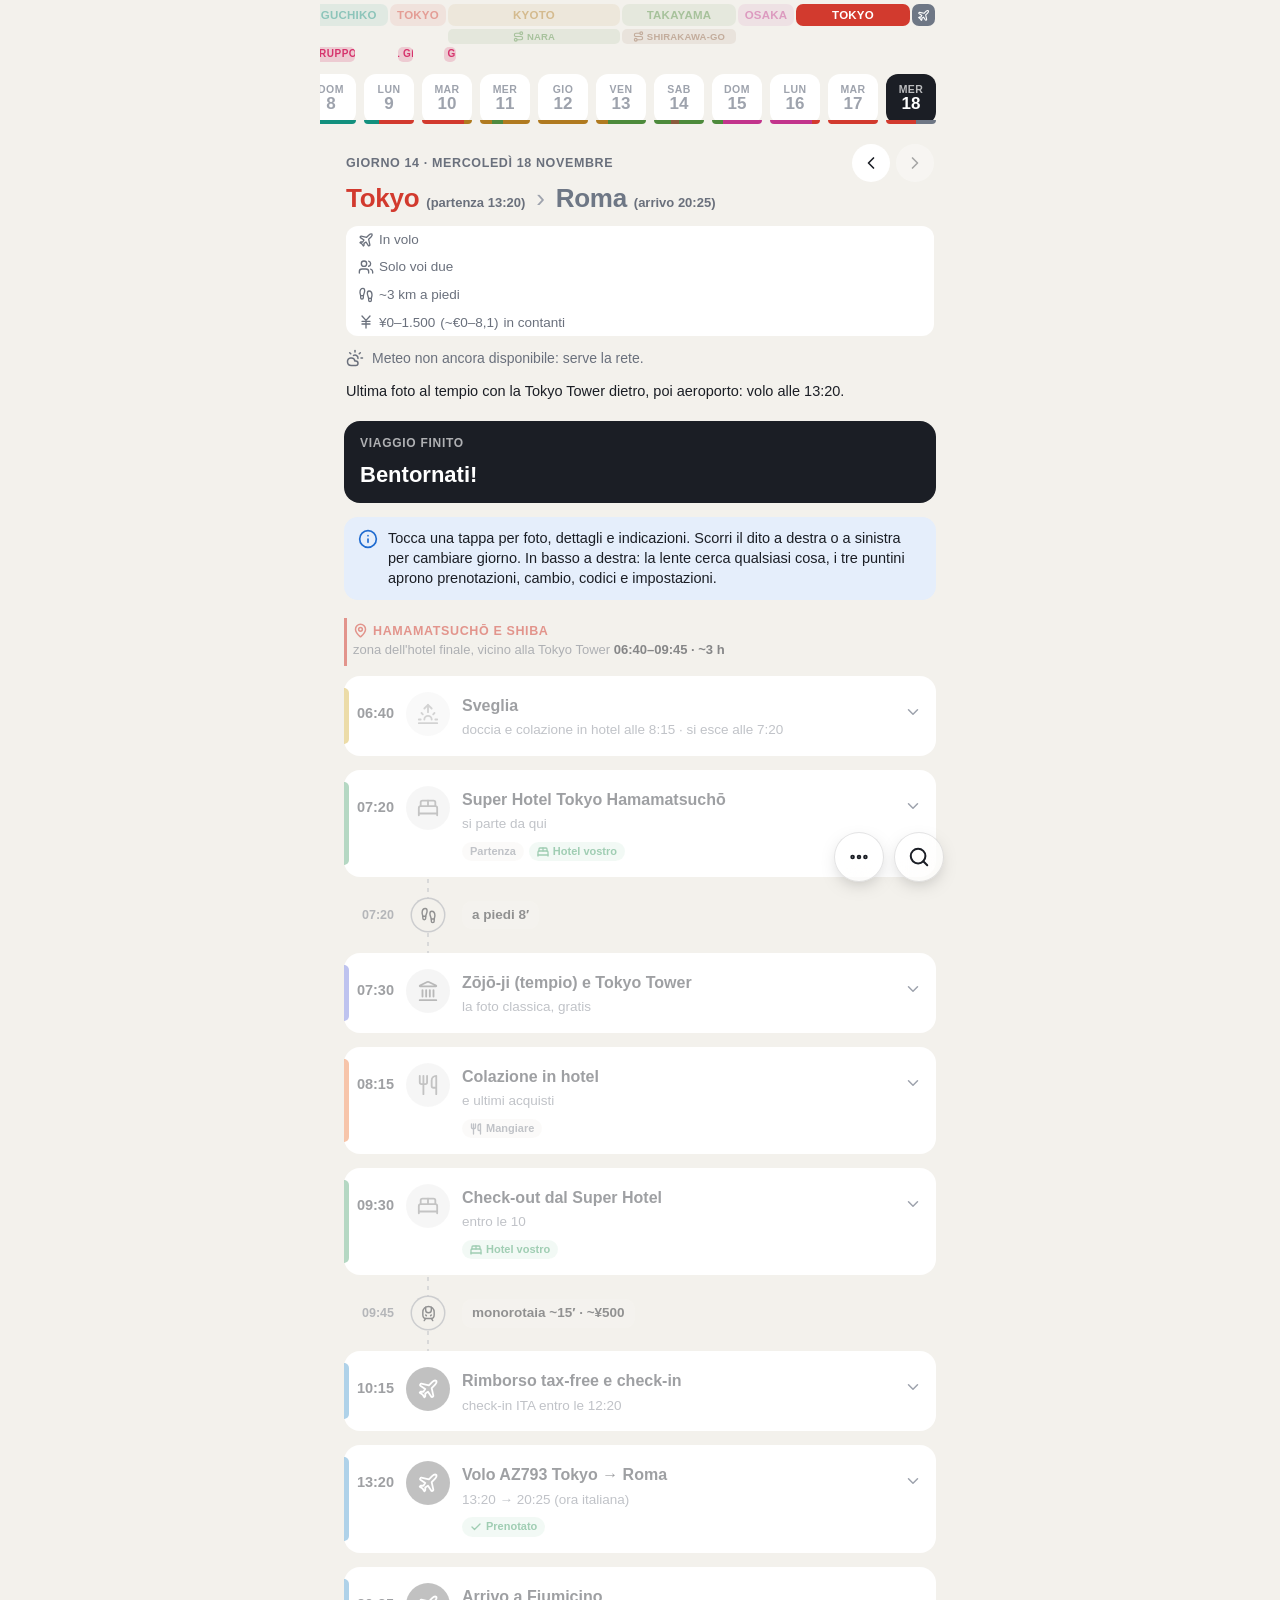
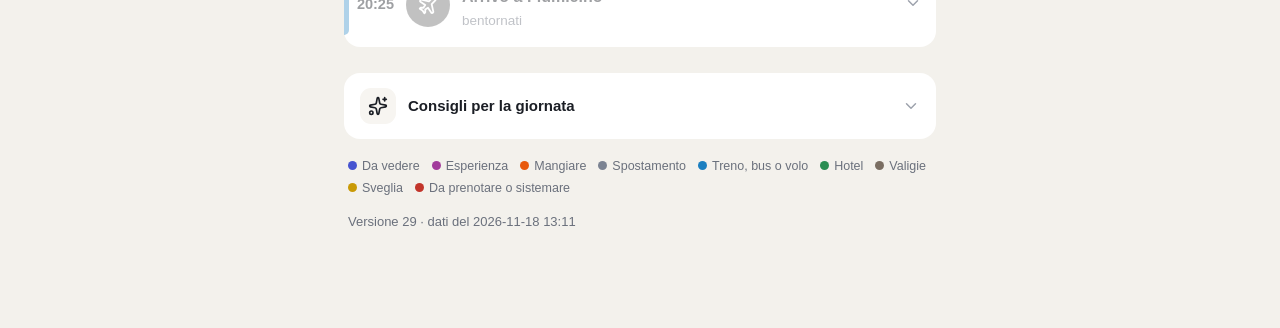
<file: index.html>
<!doctype html>
<html lang="it">
<head>
<meta charset="utf-8">
<meta name="viewport" content="width=device-width, initial-scale=1, viewport-fit=cover">
<meta name="robots" content="noindex, nofollow">
<meta name="theme-color" content="#F3F1EC" media="(prefers-color-scheme: light)">
<meta name="theme-color" content="#111318" media="(prefers-color-scheme: dark)">
<meta name="apple-mobile-web-app-capable" content="yes">
<meta name="mobile-web-app-capable" content="yes">
<meta name="apple-mobile-web-app-status-bar-style" content="default">
<meta name="apple-mobile-web-app-title" content="Giappone 26">
<meta name="format-detection" content="telephone=no">
<title>Giappone 2026</title>
<link rel="manifest" href="manifest.webmanifest">
<link rel="apple-touch-icon" href="icons/apple-touch-icon.png">
<link rel="icon" type="image/png" href="icons/icon-192.png">
<link rel="stylesheet" href="app.css">
<script>
/* App aperta dalla Home dell'iPhone: iOS 26 sfoca sempre una fascia sotto la barra di stato
   (effetto di sistema, non si può spegnere). L'app lascia lì una striscia vuota e mette i giorni sotto. */
(function () {
  var ios = /iP(hone|od|ad)/.test(navigator.userAgent) || (navigator.platform === "MacIntel" && navigator.maxTouchPoints > 1);
  var standalone = navigator.standalone === true || (window.matchMedia && matchMedia("(display-mode: standalone)").matches);
  if (ios && standalone) document.documentElement.classList.add("ios-app");
})();
</script>
</head>
<body>
<!-- Icone: Lucide (lucide.dev), licenza ISC -->
<svg width="0" height="0" style="position:absolute" aria-hidden="true">
<defs>
<symbol id="i-pin" viewBox="0 0 24 24"><path d="M20 10c0 4.993-5.539 10.193-7.399 11.799a1 1 0 0 1-1.202 0C9.539 20.193 4 14.993 4 10a8 8 0 0 1 16 0"/> <circle cx="12" cy="10" r="3"/></symbol>
<symbol id="i-food" viewBox="0 0 24 24"><path d="M3 2v7c0 1.1.9 2 2 2h4a2 2 0 0 0 2-2V2"/> <path d="M7 2v20"/> <path d="M21 15V2a5 5 0 0 0-5 5v6c0 1.1.9 2 2 2h3Zm0 0v7"/></symbol>
<symbol id="i-walk" viewBox="0 0 24 24"><path d="M4 16v-2.38C4 11.5 2.97 10.5 3 8c.03-2.72 1.49-6 4.5-6C9.37 2 10 3.8 10 5.5c0 3.11-2 5.66-2 8.68V16a2 2 0 1 1-4 0Z"/> <path d="M20 20v-2.38c0-2.12 1.03-3.12 1-5.62-.03-2.72-1.49-6-4.5-6C14.63 6 14 7.8 14 9.5c0 3.11 2 5.66 2 8.68V20a2 2 0 1 0 4 0Z"/> <path d="M16 17h4"/> <path d="M4 13h4"/></symbol>
<symbol id="i-train" viewBox="0 0 24 24"><path d="M8 3.1V7a4 4 0 0 0 8 0V3.1"/> <path d="m9 15-1-1"/> <path d="m15 15 1-1"/> <path d="M9 19c-2.8 0-5-2.2-5-5v-4a8 8 0 0 1 16 0v4c0 2.8-2.2 5-5 5Z"/> <path d="m8 19-2 3"/> <path d="m16 19 2 3"/></symbol>
<symbol id="i-taxi" viewBox="0 0 24 24"><path d="M10 2h4"/> <path d="m21 8-2 2-1.5-3.7A2 2 0 0 0 15.646 5H8.4a2 2 0 0 0-1.903 1.257L5 10 3 8"/> <path d="M7 14h.01"/> <path d="M17 14h.01"/> <rect width="18" height="8" x="3" y="10" rx="2"/> <path d="M5 18v2"/> <path d="M19 18v2"/></symbol>
<symbol id="i-bus" viewBox="0 0 24 24"><path d="M8 6v6"/> <path d="M15 6v6"/> <path d="M2 12h19.6"/> <path d="M18 18h3s.5-1.7.8-2.8c.1-.4.2-.8.2-1.2 0-.4-.1-.8-.2-1.2l-1.4-5C20.1 6.8 19.1 6 18 6H4a2 2 0 0 0-2 2v10h3"/> <circle cx="7" cy="18" r="2"/> <path d="M9 18h5"/> <circle cx="16" cy="18" r="2"/></symbol>
<symbol id="i-plane" viewBox="0 0 24 24"><path d="M17.8 19.2 16 11l3.5-3.5C21 6 21.5 4 21 3c-1-.5-3 0-4.5 1.5L13 8 4.8 6.2c-.5-.1-.9.1-1.1.5l-.3.5c-.2.5-.1 1 .3 1.3L9 12l-2 3H4l-1 1 3 2 2 3 1-1v-3l3-2 3.5 5.3c.3.4.8.5 1.3.3l.5-.2c.4-.3.6-.7.5-1.2z"/></symbol>
<symbol id="i-bed" viewBox="0 0 24 24"><path d="M2 20v-8a2 2 0 0 1 2-2h16a2 2 0 0 1 2 2v8"/> <path d="M4 10V6a2 2 0 0 1 2-2h12a2 2 0 0 1 2 2v4"/> <path d="M12 4v6"/> <path d="M2 18h20"/></symbol>
<symbol id="i-ticket" viewBox="0 0 24 24"><path d="M2 9a3 3 0 0 1 0 6v2a2 2 0 0 0 2 2h16a2 2 0 0 0 2-2v-2a3 3 0 0 1 0-6V7a2 2 0 0 0-2-2H4a2 2 0 0 0-2 2Z"/> <path d="M13 5v2"/> <path d="M13 17v2"/> <path d="M13 11v2"/></symbol>
<symbol id="i-cal" viewBox="0 0 24 24"><path d="M8 2v3"/> <path d="M16 2v3"/> <rect x="3" y="3" width="18" height="18" rx="2"/> <path d="M3 9h18"/> <path d="M8 13h.01"/> <path d="M12 13h.01"/> <path d="M16 13h.01"/> <path d="M8 17h.01"/> <path d="M12 17h.01"/> <path d="M16 17h.01"/></symbol>
<symbol id="i-map" viewBox="0 0 24 24"><path d="M14.106 5.553a2 2 0 0 0 1.788 0l3.659-1.83A1 1 0 0 1 21 4.619v12.764a1 1 0 0 1-.553.894l-4.553 2.277a2 2 0 0 1-1.788 0l-4.212-2.106a2 2 0 0 0-1.788 0l-3.659 1.83A1 1 0 0 1 3 19.381V6.618a1 1 0 0 1 .553-.894l4.553-2.277a2 2 0 0 1 1.788 0z"/> <path d="M15 5.764v15"/> <path d="M9 3.236v15"/></symbol>
<symbol id="i-wallet" viewBox="0 0 24 24"><path d="M19 7V4a1 1 0 0 0-1-1H5a2 2 0 0 0 0 4h15a1 1 0 0 1 1 1v4h-3a2 2 0 0 0 0 4h3a1 1 0 0 0 1-1v-2a1 1 0 0 0-1-1"/> <path d="M3 5v14a2 2 0 0 0 2 2h15a1 1 0 0 0 1-1v-4"/></symbol>
<symbol id="i-info" viewBox="0 0 24 24"><circle cx="12" cy="12" r="10"/> <path d="M12 16v-4"/> <path d="M12 8h.01"/></symbol>
<symbol id="i-check" viewBox="0 0 24 24"><path d="M20 6 9 17l-5-5"/></symbol>
<symbol id="i-clock" viewBox="0 0 24 24"><circle cx="12" cy="12" r="10"/> <path d="M12 6v6l4 2"/></symbol>
<symbol id="i-nav" viewBox="0 0 24 24"><polygon points="3 11 22 2 13 21 11 13 3 11"/></symbol>
<symbol id="i-ext" viewBox="0 0 24 24"><path d="M15 3h6v6"/> <path d="M10 14 21 3"/> <path d="M18 13v6a2 2 0 0 1-2 2H5a2 2 0 0 1-2-2V8a2 2 0 0 1 2-2h6"/></symbol>
<symbol id="i-down" viewBox="0 0 24 24"><path d="m6 9 6 6 6-6"/></symbol>
<symbol id="i-left" viewBox="0 0 24 24"><path d="m15 18-6-6 6-6"/></symbol>
<symbol id="i-right" viewBox="0 0 24 24"><path d="m9 18 6-6-6-6"/></symbol>
<symbol id="i-camera" viewBox="0 0 24 24"><path d="M13.997 4a2 2 0 0 1 1.76 1.05l.486.9A2 2 0 0 0 18.003 7H20a2 2 0 0 1 2 2v9a2 2 0 0 1-2 2H4a2 2 0 0 1-2-2V9a2 2 0 0 1 2-2h1.997a2 2 0 0 0 1.759-1.048l.489-.904A2 2 0 0 1 10.004 4z"/> <circle cx="12" cy="13" r="3"/></symbol>
<symbol id="i-landmark" viewBox="0 0 24 24"><path d="M10 18v-7"/> <path d="M11.119 2.205a2 2 0 0 1 1.762 0l7.84 3.846A.5.5 0 0 1 20.5 7h-17a.5.5 0 0 1-.22-.949z"/> <path d="M14 18v-7"/> <path d="M18 18v-7"/> <path d="M3 22h18"/> <path d="M6 18v-7"/></symbol>
<symbol id="i-sparkles" viewBox="0 0 24 24"><path d="M11.017 2.814a1 1 0 0 1 1.966 0l1.051 5.558a2 2 0 0 0 1.594 1.594l5.558 1.051a1 1 0 0 1 0 1.966l-5.558 1.051a2 2 0 0 0-1.594 1.594l-1.051 5.558a1 1 0 0 1-1.966 0l-1.051-5.558a2 2 0 0 0-1.594-1.594l-5.558-1.051a1 1 0 0 1 0-1.966l5.558-1.051a2 2 0 0 0 1.594-1.594z"/> <path d="M20 2v4"/> <path d="M22 4h-4"/> <circle cx="4" cy="20" r="2"/></symbol>
<symbol id="i-alert" viewBox="0 0 24 24"><path d="m21.73 18-8-14a2 2 0 0 0-3.48 0l-8 14A2 2 0 0 0 4 21h16a2 2 0 0 0 1.73-3"/> <path d="M12 9v4"/> <path d="M12 17h.01"/></symbol>
<symbol id="i-search" viewBox="0 0 24 24"><path d="m21 21-4.34-4.34"/> <circle cx="11" cy="11" r="8"/></symbol>
<symbol id="i-book" viewBox="0 0 24 24"><path d="M12 5v16"/> <path d="M20.001 19A2 2 0 0022 17V5a2 2 0 00-1.999-2L16 3.002A5 5 0 0012 5a5 5 0 00-4-2H4a2 2 0 00-2 2v12a2 2 0 001.999 2H8a5 5 0 014 2 5 5 0 014-2z"/></symbol>
<symbol id="i-phone" viewBox="0 0 24 24"><path d="M13.832 16.568a1 1 0 0 0 1.213-.303l.355-.465A2 2 0 0 1 17 15h3a2 2 0 0 1 2 2v3a2 2 0 0 1-2 2A18 18 0 0 1 2 4a2 2 0 0 1 2-2h3a2 2 0 0 1 2 2v3a2 2 0 0 1-.8 1.6l-.468.351a1 1 0 0 0-.292 1.233 14 14 0 0 0 6.392 6.384"/></symbol>
<symbol id="i-copy" viewBox="0 0 24 24"><rect width="14" height="14" x="8" y="8" rx="2" ry="2"/> <path d="M4 16c-1.1 0-2-.9-2-2V4c0-1.1.9-2 2-2h10c1.1 0 2 .9 2 2"/></symbol>
<symbol id="i-route" viewBox="0 0 24 24"><circle cx="6" cy="19" r="3"/> <path d="M9 19h8.5a3.5 3.5 0 0 0 0-7h-11a3.5 3.5 0 0 1 0-7H15"/> <circle cx="18" cy="5" r="3"/></symbol>
<symbol id="i-list" viewBox="0 0 24 24"><path d="M3 5h.01"/> <path d="M3 12h.01"/> <path d="M3 19h.01"/> <path d="M8 5h13"/> <path d="M8 12h13"/> <path d="M8 19h13"/></symbol>
<symbol id="i-star" viewBox="0 0 24 24"><path d="M11.525 2.295a.53.53 0 0 1 .95 0l2.31 4.679a2.123 2.123 0 0 0 1.595 1.16l5.166.756a.53.53 0 0 1 .294.904l-3.736 3.638a2.123 2.123 0 0 0-.611 1.878l.882 5.14a.53.53 0 0 1-.771.56l-4.618-2.428a2.122 2.122 0 0 0-1.973 0L6.396 21.01a.53.53 0 0 1-.77-.56l.881-5.139a2.122 2.122 0 0 0-.611-1.879L2.16 9.795a.53.53 0 0 1 .294-.906l5.165-.755a2.122 2.122 0 0 0 1.597-1.16z"/></symbol>
<symbol id="i-luggage" viewBox="0 0 24 24"><path d="M6 20a2 2 0 0 1-2-2V8a2 2 0 0 1 2-2h12a2 2 0 0 1 2 2v10a2 2 0 0 1-2 2"/> <path d="M8 18V4a2 2 0 0 1 2-2h4a2 2 0 0 1 2 2v14"/> <path d="M10 20h4"/> <circle cx="16" cy="20" r="2"/> <circle cx="8" cy="20" r="2"/></symbol>
<symbol id="i-yen" viewBox="0 0 24 24"><path d="M12 9.5V21m0-11.5L6 3m6 6.5L18 3"/> <path d="M6 15h12"/> <path d="M6 11h12"/></symbol>
<symbol id="i-users" viewBox="0 0 24 24"><path d="M16 21v-2a4 4 0 0 0-4-4H6a4 4 0 0 0-4 4v2"/> <path d="M16 3.128a4 4 0 0 1 0 7.744"/> <path d="M22 21v-2a4 4 0 0 0-3-3.87"/> <circle cx="9" cy="7" r="4"/></symbol>
<symbol id="i-arrow" viewBox="0 0 24 24"><path d="M5 12h14"/> <path d="m12 5 7 7-7 7"/></symbol>
<symbol id="i-locate" viewBox="0 0 24 24"><line x1="2" x2="5" y1="12" y2="12"/> <line x1="19" x2="22" y1="12" y2="12"/> <line x1="12" x2="12" y1="2" y2="5"/> <line x1="12" x2="12" y1="19" y2="22"/> <circle cx="12" cy="12" r="7"/> <circle cx="12" cy="12" r="3"/></symbol>
<symbol id="i-tram" viewBox="0 0 24 24"><rect width="16" height="16" x="4" y="3" rx="2"/> <path d="M4 11h16"/> <path d="M12 3v8"/> <path d="m8 19-2 3"/> <path d="m18 22-2-3"/> <path d="M8 15h.01"/> <path d="M16 15h.01"/></symbol>
<symbol id="i-calc" viewBox="0 0 24 24"><rect width="16" height="20" x="4" y="2" rx="2"/> <line x1="8" x2="16" y1="6" y2="6"/> <line x1="16" x2="16" y1="14" y2="18"/> <path d="M16 10h.01"/> <path d="M12 10h.01"/> <path d="M8 10h.01"/> <path d="M12 14h.01"/> <path d="M8 14h.01"/> <path d="M12 18h.01"/> <path d="M8 18h.01"/></symbol>
<symbol id="i-circle-check" viewBox="0 0 24 24"><circle cx="12" cy="12" r="10"/> <path d="m16 9-5.5 5.5L8 12"/></symbol>
<symbol id="i-refresh" viewBox="0 0 24 24"><path d="M3 12a9 9 0 0 1 9-9 9.75 9.75 0 0 1 6.74 2.74L21 8"/> <path d="M21 3v5h-5"/> <path d="M21 12a9 9 0 0 1-9 9 9.75 9.75 0 0 1-6.74-2.74L3 16"/> <path d="M8 16H3v5"/></symbol>
<symbol id="i-sun" viewBox="0 0 24 24"><path d="M12 2v8"/> <path d="m4.93 10.93 1.41 1.41"/> <path d="M2 18h2"/> <path d="M20 18h2"/> <path d="m19.07 10.93-1.41 1.41"/> <path d="M22 22H2"/> <path d="m8 6 4-4 4 4"/> <path d="M16 18a4 4 0 0 0-8 0"/></symbol>
<symbol id="i-moon" viewBox="0 0 24 24"><path d="M20.985 12.486a9 9 0 1 1-9.473-9.472c.405-.022.617.46.402.803a6 6 0 0 0 8.268 8.268c.344-.215.825-.004.803.401"/></symbol>
<symbol id="i-game" viewBox="0 0 24 24"><line x1="6" x2="10" y1="11" y2="11"/> <line x1="8" x2="8" y1="9" y2="13"/> <line x1="15" x2="15.01" y1="12" y2="12"/> <line x1="18" x2="18.01" y1="10" y2="10"/> <path d="M17.32 5H6.68a4 4 0 0 0-3.978 3.59c-.006.052-.01.101-.017.152C2.604 9.416 2 14.456 2 16a3 3 0 0 0 3 3c1 0 1.5-.5 2-1l1.414-1.414A2 2 0 0 1 9.828 16h4.344a2 2 0 0 1 1.414.586L17 18c.5.5 1 1 2 1a3 3 0 0 0 3-3c0-1.545-.604-6.584-.685-7.258-.007-.05-.011-.1-.017-.151A4 4 0 0 0 17.32 5z"/></symbol>
<symbol id="i-drama" viewBox="0 0 24 24"><path d="M10 11h.01"/> <path d="M14 6h.01"/> <path d="M18 6h.01"/> <path d="M6.5 13.1h.01"/> <path d="M22 5c0 9-4 12-6 12s-6-3-6-12c0-2 2-3 6-3s6 1 6 3"/> <path d="M17.4 9.9c-.8.8-2 .8-2.8 0"/> <path d="M10.1 7.1C9 7.2 7.7 7.7 6 8.6c-3.5 2-4.7 3.9-3.7 5.6 4.5 7.8 9.5 8.4 11.2 7.4.9-.5 1.9-2.1 1.9-4.7"/> <path d="M9.1 16.5c.3-1.1 1.4-1.7 2.4-1.4"/></symbol>
<symbol id="i-bath" viewBox="0 0 24 24"><path d="M10 4 8 6"/> <path d="M17 19v2"/> <path d="M2 12h20"/> <path d="M7 19v2"/> <path d="M9 5 7.621 3.621A2.121 2.121 0 0 0 4 5v12a2 2 0 0 0 2 2h12a2 2 0 0 0 2-2v-5"/></symbol>
<symbol id="i-beer" viewBox="0 0 24 24"><path d="M17 11h1a3 3 0 0 1 0 6h-1"/> <path d="M9 12v6"/> <path d="M13 12v6"/> <path d="M14 7.5c-1 0-1.44.5-3 .5s-2-.5-3-.5-1.72.5-2.5.5a2.5 2.5 0 0 1 0-5c.78 0 1.57.5 2.5.5S9.44 2 11 2s2 1.5 3 1.5 1.72-.5 2.5-.5a2.5 2.5 0 0 1 0 5c-.78 0-1.5-.5-2.5-.5Z"/> <path d="M5 8v12a2 2 0 0 0 2 2h8a2 2 0 0 0 2-2V8"/></symbol>
<symbol id="i-bag" viewBox="0 0 24 24"><path d="M16 10a4 4 0 0 1-8 0"/> <path d="M3.103 6.034h17.794"/> <path d="M3.4 5.467a2 2 0 0 0-.4 1.2V20a2 2 0 0 0 2 2h14a2 2 0 0 0 2-2V6.667a2 2 0 0 0-.4-1.2l-2-2.667A2 2 0 0 0 17 2H7a2 2 0 0 0-1.6.8z"/></symbol>
<symbol id="i-trees" viewBox="0 0 24 24"><path d="M10 10v.2A3 3 0 0 1 8.9 16H5a3 3 0 0 1-1-5.8V10a3 3 0 0 1 6 0Z"/> <path d="M7 16v6"/> <path d="M13 19v3"/> <path d="M12 19h8.3a1 1 0 0 0 .7-1.7L18 14h.3a1 1 0 0 0 .7-1.7L16 9h.2a1 1 0 0 0 .8-1.7L13 3l-1.4 1.5"/></symbol>
<symbol id="i-mountain" viewBox="0 0 24 24"><path d="m8 3 4 8 5-5 5 15H2L8 3z"/></symbol>
<symbol id="i-w-sun" viewBox="0 0 24 24"><circle cx="12" cy="12" r="4"/> <path d="M12 2v2"/> <path d="M12 20v2"/> <path d="m4.93 4.93 1.41 1.41"/> <path d="m17.66 17.66 1.41 1.41"/> <path d="M2 12h2"/> <path d="M20 12h2"/> <path d="m6.34 17.66-1.41 1.41"/> <path d="m19.07 4.93-1.41 1.41"/></symbol>
<symbol id="i-w-moon" viewBox="0 0 24 24"><path d="M20.985 12.486a9 9 0 1 1-9.473-9.472c.405-.022.617.46.402.803a6 6 0 0 0 8.268 8.268c.344-.215.825-.004.803.401"/></symbol>
<symbol id="i-w-cloud" viewBox="0 0 24 24"><path d="M17.5 19H9a7 7 0 1 1 6.71-9h1.79a4.5 4.5 0 1 1 0 9Z"/></symbol>
<symbol id="i-w-cloudsun" viewBox="0 0 24 24"><path d="M12 2v2"/> <path d="m4.93 4.93 1.41 1.41"/> <path d="M20 12h2"/> <path d="m19.07 4.93-1.41 1.41"/> <path d="M15.947 12.65a4 4 0 0 0-5.925-4.128"/> <path d="M13 22H7a5 5 0 1 1 4.9-6H13a3 3 0 0 1 0 6Z"/></symbol>
<symbol id="i-w-rain" viewBox="0 0 24 24"><path d="M4 14.899A7 7 0 1 1 15.71 8h1.79a4.5 4.5 0 0 1 2.5 8.242"/> <path d="M16 14v6"/> <path d="M8 14v6"/> <path d="M12 16v6"/></symbol>
<symbol id="i-w-snow" viewBox="0 0 24 24"><path d="M4 14.899A7 7 0 1 1 15.71 8h1.79a4.5 4.5 0 0 1 2.5 8.242"/> <path d="M8 15h.01"/> <path d="M8 19h.01"/> <path d="M12 17h.01"/> <path d="M12 21h.01"/> <path d="M16 15h.01"/> <path d="M16 19h.01"/></symbol>
<symbol id="i-w-fog" viewBox="0 0 24 24"><path d="M4 14.899A7 7 0 1 1 15.71 8h1.79a4.5 4.5 0 0 1 2.5 8.242"/> <path d="M16 17H7"/> <path d="M17 21H9"/></symbol>
<symbol id="i-w-storm" viewBox="0 0 24 24"><path d="M6 16.326A7 7 0 1 1 15.71 8h1.79a4.5 4.5 0 0 1 .5 8.973"/> <path d="m13 12-3 5h4l-3 5"/></symbol>
<symbol id="i-more" viewBox="0 0 24 24"><circle cx="12" cy="12" r="1"/> <circle cx="19" cy="12" r="1"/> <circle cx="5" cy="12" r="1"/></symbol>
</defs>
</svg>
<div id="app">
  <main id="view" tabindex="-1">
    <div class="loading"><span class="loading-dot"></span><span>Carico il programma…</span></div>
  </main>
</div>
<script src="app.js"></script>
</body>
</html>
</file>
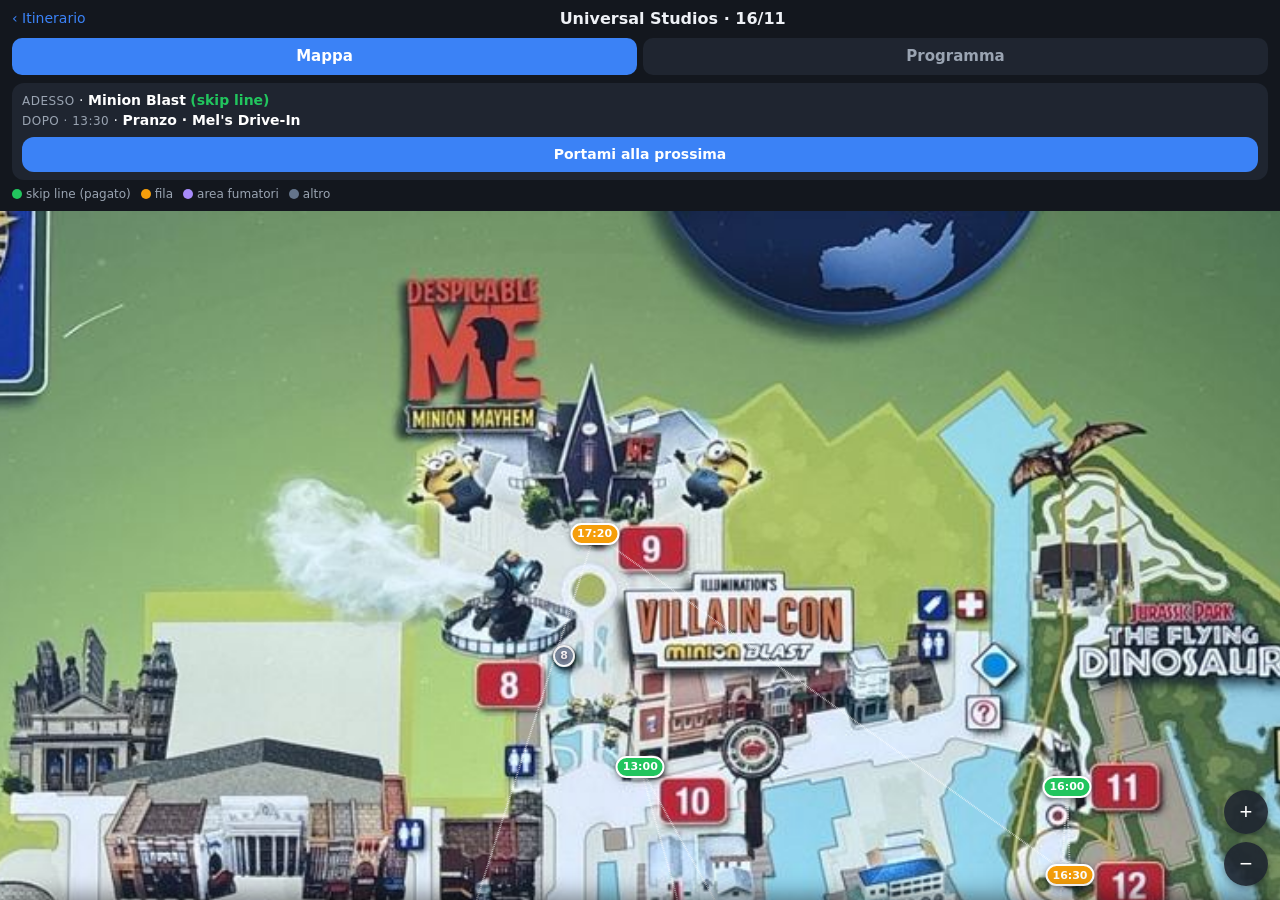
<file: usj.html>
<!DOCTYPE html>
<html lang="it">
<head>
<meta charset="utf-8">
<meta name="viewport" content="width=device-width, initial-scale=1, viewport-fit=cover">
<meta name="apple-mobile-web-app-capable" content="yes">
<meta name="theme-color" content="#14181f">
<title>USJ 16/11 · Mappa</title>
<link rel="apple-touch-icon" href="icons/apple-touch-icon.png">
<style>
:root{--bg:#14181f;--card:#1f2530;--tx:#eef1f6;--mu:#9aa4b2;--skip:#22c55e;--fila:#f59e0b;--fumo:#a78bfa;--altro:#64748b;--acc:#3b82f6}
*{box-sizing:border-box;-webkit-tap-highlight-color:transparent}
html,body{margin:0;height:100%;background:var(--bg);color:var(--tx);font:15px/1.4 -apple-system,system-ui,sans-serif}
header{position:sticky;top:0;z-index:20;background:rgba(20,24,31,.92);backdrop-filter:blur(12px);padding:calc(env(safe-area-inset-top) + 8px) 12px 8px}
.emb header{padding-top:8px}
.top{display:flex;align-items:center;gap:8px}
.top a{color:var(--acc);text-decoration:none;font-size:14px;white-space:nowrap}
.top h1{flex:1;font-size:16px;margin:0;text-align:center}
.tabs{display:flex;gap:6px;margin-top:8px}
.tabs button{flex:1;border:0;border-radius:10px;padding:8px;background:var(--card);color:var(--mu);font:inherit;font-weight:600}
.tabs button.on{background:var(--acc);color:#fff}
#now{margin-top:8px;background:var(--card);border-radius:12px;padding:8px 10px;font-size:14px}
#now b{color:#fff}#now .lbl{color:var(--mu);font-size:12px;text-transform:uppercase;letter-spacing:.04em}
#now .btn{display:block;width:100%;margin-top:6px;padding:8px;font-size:14px}
.legend{display:flex;flex-wrap:wrap;gap:10px;font-size:12px;color:var(--mu);margin-top:6px}
.legend i{display:inline-block;width:10px;height:10px;border-radius:50%;margin-right:4px;vertical-align:-1px}
#mapwrap{overflow:auto;-webkit-overflow-scrolling:touch;position:fixed;left:0;right:0;bottom:0}
#map{position:relative;width:100%}
#map img{width:100%;display:block;user-select:none;-webkit-user-select:none}
#map svg{position:absolute;inset:0;width:100%;height:100%;pointer-events:none}
.pin{position:absolute;transform:translate(-50%,-50%);min-width:22px;height:22px;padding:0 5px;border-radius:11px;border:2px solid #fff;color:#fff;font-size:11px;font-weight:700;display:flex;align-items:center;justify-content:center;box-shadow:0 2px 6px rgba(0,0,0,.5);cursor:pointer}
.pin.skip{background:var(--skip)}.pin.fila{background:var(--fila)}.pin.fumo{background:var(--fumo)}.pin.altro{background:var(--altro);opacity:.85}.pin.base{background:var(--acc)}
.pin.done{opacity:.35}
.pin.next{animation:pulse 1.2s infinite;z-index:5}
.pin.sel{outline:3px solid #fff;outline-offset:2px;z-index:6}
@keyframes pulse{0%{box-shadow:0 0 0 0 rgba(59,130,246,.9)}100%{box-shadow:0 0 0 16px rgba(59,130,246,0)}}
.zoom{position:fixed;right:12px;bottom:calc(env(safe-area-inset-bottom) + 14px);display:flex;flex-direction:column;gap:8px;z-index:15}
.zoom button{width:44px;height:44px;border-radius:22px;border:0;background:rgba(31,37,48,.9);color:#fff;font-size:22px;box-shadow:0 2px 8px rgba(0,0,0,.4)}
#sheet{position:fixed;left:0;right:0;bottom:0;z-index:30;background:var(--card);border-radius:18px 18px 0 0;padding:14px 16px calc(env(safe-area-inset-bottom) + 16px);box-shadow:0 -6px 24px rgba(0,0,0,.5);transform:translateY(110%);transition:transform .2s;max-height:60vh;overflow:auto}
#sheet.open{transform:none}
#sheet h2{margin:0 0 2px;font-size:18px}
#sheet .tag{display:inline-block;font-size:12px;font-weight:700;padding:2px 8px;border-radius:8px;margin:4px 6px 6px 0}
.tag.skip{background:rgba(34,197,94,.2);color:var(--skip)}.tag.fila{background:rgba(245,158,11,.2);color:var(--fila)}.tag.fumo{background:rgba(167,139,250,.2);color:var(--fumo)}.tag.altro,.tag.base{background:rgba(100,116,139,.25);color:#cbd5e1}
#sheet p{margin:6px 0;color:#d6dbe3}
.btns{display:flex;gap:8px;flex-wrap:wrap;margin-top:10px}
.btn{flex:1;min-width:120px;border:0;border-radius:12px;padding:11px;font:inherit;font-weight:600;text-align:center;text-decoration:none;color:#fff;background:var(--acc)}
.btn.sec{background:#334155}
.x{position:absolute;right:12px;top:10px;border:0;background:none;color:var(--mu);font-size:24px}
#list{display:none;padding:8px 12px calc(env(safe-area-inset-bottom) + 24px)}
.it{display:flex;gap:10px;background:var(--card);border-radius:12px;padding:10px;margin-bottom:8px;align-items:flex-start}
.it .t{font-weight:700;width:46px;flex:none}
.it .b{flex:1}.it .n{font-weight:600}.it .s{color:var(--mu);font-size:13px}
.it.done{opacity:.45}.it.next{outline:2px solid var(--acc)}
.it .ck{flex:none;width:30px;height:30px;border-radius:15px;border:2px solid #475569;background:none;color:#fff;font-size:15px}
.it.done .ck{background:var(--skip);border-color:var(--skip)}
h3{font-size:13px;color:var(--mu);text-transform:uppercase;letter-spacing:.05em;margin:18px 4px 8px}
</style>
</head>
<body>
<header>
  <div class="top"><a href="./" id="back">‹ Itinerario</a><h1>Universal Studios · 16/11</h1><a href="#" id="reset" style="visibility:hidden">x</a></div>
  <div class="tabs"><button id="tMap" class="on">Mappa</button><button id="tList">Programma</button></div>
  <div id="now"></div>
  <div class="legend"><span><i style="background:var(--skip)"></i>skip line (pagato)</span><span><i style="background:var(--fila)"></i>fila</span><span><i style="background:var(--fumo)"></i>area fumatori</span><span><i style="background:var(--altro)"></i>altro</span></div>
</header>
<div id="mapwrap"><div id="map"><img src="usj-mappa.jpg" alt="Mappa di Universal Studios Japan"><svg id="ov" viewBox="0 0 100 100" preserveAspectRatio="none"></svg></div></div>
<div id="list"></div>
<div class="zoom" id="zoom"><button id="zin">+</button><button id="zout">−</button></div>
<div id="sheet"><button class="x" id="close">×</button><div id="sc"></div></div>
<script>
// Coordinate in pixel della foto originale (1512×2016), ritagliata da y=220 a y=1880.
var W = 1512, Y0 = 220, H = 1660;
var Q = ", Universal Studios Japan, Osaka";
var P = {
  armadietti: { x: 365, y: 1590, n: "Armadietti", q: "Universal Studios Japan coin lockers", k: "base" },
  ingresso: { x: 365, y: 1490, n: "Ingresso del parco", q: "Universal Studios Japan main gate", k: "base" },
  hd: { x: 640, y: 1150, n: "Hollywood Dream", q: "Hollywood Dream The Ride" + Q, k: "fila", num: 1 },
  snw: { x: 1195, y: 1300, n: "Ingresso Super Nintendo World", q: "Super Nintendo World" + Q, k: "base" },
  mk: { x: 1313, y: 1397, n: "Mario Kart: Koopa's Challenge", q: "Mario Kart Koopa's Challenge" + Q, k: "skip", num: 21 },
  mc: { x: 1265, y: 1595, n: "Mine-Cart Madness", q: "Mine-Cart Madness Donkey Kong Country" + Q, k: "skip", num: 23 },
  yo: { x: 1238, y: 1425, n: "Yoshi's Adventure", q: "Yoshi's Adventure" + Q, k: "fila", num: 22 },
  mb: { x: 768, y: 585, n: "Minion Blast", q: "Villain-Con Minion Blast" + Q, k: "skip", num: 10 },
  hp: { x: 1035, y: 1535, n: "Harry Potter and the Forbidden Journey", q: "Harry Potter and the Forbidden Journey" + Q, k: "skip", num: 19 },
  hi: { x: 995, y: 1508, n: "Flight of the Hippogriff", q: "Flight of the Hippogriff" + Q, k: "fila", num: 20 },
  fd: { x: 1048, y: 598, n: "The Flying Dinosaur", q: "The Flying Dinosaur" + Q, k: "skip", num: 11 },
  jp: { x: 1050, y: 656, n: "Jurassic Park – The Ride", q: "Jurassic Park The Ride" + Q, k: "fila", num: 12 },
  mm: { x: 738, y: 432, n: "Minion Mayhem", q: "Despicable Me Minion Mayhem" + Q, k: "fila", num: 9 },
  // altre attrazioni e spettacoli
  ww: { x: 1255, y: 968, n: "WaterWorld (spettacolo)", q: "WaterWorld" + Q, k: "altro", num: 13, d: "Spettacolo di stunt con moto d'acqua ed esplosioni, ~20′, gratis. Più repliche al giorno: orari nell'app USJ." },
  ja: { x: 930, y: 1030, n: "JAWS", q: "JAWS" + Q, k: "altro", num: 14, d: "Giro in barca nel porto di Amity, attaccati dallo squalo del film. Coda normale." },
  um: { x: 720, y: 1050, n: "Universal Monsters Live (spettacolo)", q: "Universal Monsters Live Rock and Roll Show" + Q, k: "altro", num: 2, d: "Spettacolo rock coi mostri dei vecchi film Universal (Dracula, Frankenstein). Gratis, orari nell'app." },
  si: { x: 612, y: 838, n: "SING on Tour (spettacolo)", q: "SING on Tour" + Q, k: "altro", num: 3, d: "Spettacolo musicale coi personaggi del film d'animazione Sing. Gratis." },
  sf: { x: 352, y: 908, n: "Space Fantasy", q: "Space Fantasy The Ride" + Q, k: "altro", num: 6, d: "Montagne russe al chiuso che girano su sé stesse, tra pianeti e luci. Coda normale." },
  co: { x: 355, y: 830, n: "Detective Conan 4-D (spettacolo)", q: "Detective Conan 4-D Live Show" + Q, k: "altro", num: 7, d: "Spettacolo 4-D (film con effetti in sala) del detective Conan, manga giapponese famosissimo." },
  fr: { x: 718, y: 512, n: "Freeze Ray Sliders", q: "Freeze Ray Sliders" + Q, k: "altro", num: 8, d: "Giostra girevole dei Minion, corta." },
  sn: { x: 935, y: 1237, n: "Snoopy's Flying Ace", q: "Snoopy's Flying Ace Adventure" + Q, k: "altro", num: 15, d: "Aeroplanini che girano e si inclinano, nella zona per bambini." },
  // aree fumatori (castel.jp, ottobre 2026)
  f1: { x: 250, y: 1470, n: "Area fumatori · Annual Pass Center", q: "Universal Studios Japan Annual Pass Center", k: "fumo", num: "🚬", d: "Accanto all'Annual Pass Center (sportello degli abbonamenti), a sinistra appena dentro l'ingresso, verso Hollywood. All'aperto, dietro le piante, ~4 posacenere. Posizione sulla mappa approssimativa." },
  f2: { x: 1130, y: 820, n: "Area fumatori · Jurassic Park", q: "Discovery Restaurant Lost World" + Q, k: "fumo", num: "🚬", d: "In Jurassic Park, a sinistra dell'ingresso del Lost World Restaurant, accanto alla cascata dove scende Jurassic Park – The Ride. All'aperto, ~6 posacenere. Posizione sulla mappa approssimativa." }
};
// Programma di oggi (stesso di viaggio.md)
var IT = [
  { t: "08:25", p: "armadietti", n: "Valigie negli armadietti", s: "ritiro alle 18:10" },
  { t: "09:00", p: "hd", n: "Hollywood Dream", k: "fila", s: "montagne russe con la musica · se la coda supera i 60′, salta" },
  { t: "10:00", p: null, n: "Giro del parco", s: "esplorazione libera · alle 10:45 all'ingresso di Super Nintendo World" },
  { t: "10:45", p: "snw", n: "Ingresso Super Nintendo World", s: "dal castello di Peach, accanto a Water World · prima delle 11 non si entra" },
  { t: "11:00", p: "mk", n: "Mario Kart: Koopa's Challenge", k: "skip", s: "Express Pass 11:00–11:30 · kart con visore a realtà aumentata" },
  { t: "11:30", p: "mc", n: "Mine-Cart Madness", k: "skip", s: "Express Pass 11:30–12:00 · montagne russe di Donkey Kong" },
  { t: "12:00", p: "yo", n: "Yoshi's Adventure", k: "fila", s: "giro su Yoshi, poi foto · se la coda supera i 30′, salta" },
  { t: "13:00", p: "mb", n: "Minion Blast", k: "skip", s: "Express Pass 13:00–13:30 · uscite da Nintendo alle 12:40" },
  { t: "13:30", p: null, n: "Pranzo · Mel's Drive-In", s: "hamburger · oppure la parata NO LIMIT! verso le 14 (orario nell'app USJ)", q: "Mel's Drive-In" + Q },
  { t: "14:30", p: "hp", n: "Harry Potter and the Forbidden Journey", k: "skip", s: "Express Pass, senza orario · nel castello di Hogwarts" },
  { t: "15:15", p: "hi", n: "Flight of the Hippogriff", k: "fila", s: "piccole montagne russe accanto al castello · se supera i 45′, salta" },
  { t: "16:00", p: "fd", n: "The Flying Dinosaur", k: "skip", s: "Express Pass, senza orario · appesi a pancia in giù" },
  { t: "16:30", p: "jp", n: "Jurassic Park – The Ride", k: "fila", s: "barca e tuffo finale, ci si bagna · se supera i 45′, salta" },
  { t: "17:20", p: "mm", n: "Minion Mayhem", k: "fila", s: "simulatore 3D · in alternativa JAWS o WaterWorld" },
  { t: "18:10", p: "armadietti", n: "Ritiro valigie", s: "poi treno JR per Shin-Osaka, Shinkansen alle 20:00" }
];
var KL = { skip: "skip line · Express Pass", fila: "fila · coda normale", fumo: "area fumatori", altro: "non in programma", base: "punto di passaggio" };
var DONE = {};
try { DONE = JSON.parse(localStorage.getItem("usj16done") || "{}"); } catch (e) {}
function save() { try { localStorage.setItem("usj16done", JSON.stringify(DONE)); } catch (e) {} }
function px(p) { return { l: p.x / W * 100, t: (p.y - Y0) / H * 100 }; }
function maps(q) { return "https://maps.apple.com/?daddr=" + encodeURIComponent(q) + "&dirflg=w"; }
function esc(s) { return String(s).replace(/[&<>"]/g, function (c) { return { "&": "&amp;", "<": "&lt;", ">": "&gt;", '"': "&quot;" }[c]; }); }
function nowMin() {
  var d = new Date(Date.now() + 9 * 3600e3); // ora di Tokyo
  return d.getUTCHours() * 60 + d.getUTCMinutes();
}
function m(t) { return +t.slice(0, 2) * 60 + +t.slice(3); }
function state() {
  var nm = nowMin(), cur = -1, nxt = -1;
  for (var i = 0; i < IT.length; i++) if (m(IT[i].t) <= nm) cur = i;
  for (var j = cur + 1; j < IT.length; j++) if (!DONE[j]) { nxt = j; break; }
  return { cur: cur, nxt: nxt };
}
var map = document.getElementById("map"), ov = document.getElementById("ov"), sel = null;
function pinHtml(id) {
  var p = P[id], c = px(p), st = state();
  var idx = IT.map(function (x, i) { return x.p === id ? i : -1; }).filter(function (i) { return i >= 0; });
  var done = idx.length && idx.every(function (i) { return DONE[i]; });
  var isNext = st.nxt >= 0 && IT[st.nxt].p === id;
  var label = p.num || (idx.length ? IT[idx[0]].t.replace(/^0/, "") : "•");
  if (idx.length && p.k !== "fumo" && p.k !== "altro") label = IT[idx[0]].t.replace(/^0/, "");
  return '<div class="pin ' + p.k + (done ? " done" : "") + (isNext ? " next" : "") + (sel === id ? " sel" : "") + '" data-id="' + id + '" style="left:' + c.l + "%;top:" + c.t + '%">' + esc(label) + "</div>";
}
function draw() {
  var h = "";
  Object.keys(P).forEach(function (id) { h += pinHtml(id); });
  map.querySelectorAll(".pin").forEach(function (e) { e.remove(); });
  map.insertAdjacentHTML("beforeend", h);
  // percorso del programma + freccia verso la prossima tappa
  var st = state(), pts = IT.filter(function (x) { return x.p; }).map(function (x) { return px(P[x.p]); });
  var line = '<polyline points="' + pts.map(function (c) { return c.l + "," + c.t; }).join(" ") + '" fill="none" stroke="rgba(255,255,255,.55)" stroke-width=".35" stroke-dasharray="1 .8" vector-effect="non-scaling-stroke" style="stroke-width:2px"/>';
  if (st.nxt > 0) {
    var a = null;
    for (var i = st.nxt - 1; i >= 0; i--) if (IT[i].p) { a = px(P[IT[i].p]); break; }
    var b = IT[st.nxt].p ? px(P[IT[st.nxt].p]) : null;
    if (a && b) line += '<line x1="' + a.l + '" y1="' + a.t + '" x2="' + b.l + '" y2="' + b.t + '" stroke="#3b82f6" vector-effect="non-scaling-stroke" style="stroke-width:5px;stroke-linecap:round"/>';
  }
  ov.innerHTML = line;
  drawNow(); drawList(); fit();
}
function drawNow() {
  var st = state(), h = "";
  if (st.cur >= 0 && !DONE[st.cur]) h += '<div><span class="lbl">Adesso</span> · <b>' + esc(IT[st.cur].n) + "</b>" + tagTxt(IT[st.cur].k) + "</div>";
  if (st.nxt >= 0 && st.nxt !== st.cur) h += '<div><span class="lbl">Dopo · ' + IT[st.nxt].t + "</span> · <b>" + esc(IT[st.nxt].n) + "</b>" + tagTxt(IT[st.nxt].k) + "</div>";
  if (st.nxt >= 0) h += '<button class="btn" data-go="' + st.nxt + '">Portami alla prossima</button>';
  if (!h) h = "<b>Giornata finita</b> · buon viaggio verso Tokyo";
  document.getElementById("now").innerHTML = h;
}
function tagTxt(k) { return k ? ' <span style="color:var(--' + k + ');font-weight:700">(' + (k === "skip" ? "skip line" : "fila") + ")</span>" : ""; }
function drawList() {
  var st = state(), h = "<h3>Programma di oggi</h3>";
  IT.forEach(function (x, i) {
    h += '<div class="it' + (DONE[i] ? " done" : "") + (i === st.nxt ? " next" : "") + '" data-go="' + i + '"><div class="t">' + x.t + '</div><div class="b"><div class="n">' + esc(x.n) + tagTxt(x.k) + '</div><div class="s">' + esc(x.s) + '</div></div><button class="ck" data-ck="' + i + '">' + (DONE[i] ? "✓" : "") + "</button></div>";
  });
  h += "<h3>Aree fumatori</h3>";
  ["f1", "f2"].forEach(function (id) { h += '<div class="it" data-pin="' + id + '"><div class="t">🚬</div><div class="b"><div class="n">' + esc(P[id].n) + '</div><div class="s">' + esc(P[id].d) + "</div></div></div>"; });
  h += '<div class="it"><div class="t">🚬</div><div class="b"><div class="n">Fuori dal parco · CityWalk 4° piano</div><div class="s">Al chiuso, dalle 10:00: salite le scale accanto al grande gorilla blu e cercate l\'insegna «Georgia». Uscire dal parco = niente rientro.</div></div></div>';
  h += '<p class="s" style="color:var(--mu);font-size:12px;margin:12px 4px">Nel parco si fuma solo nelle aree segnate, mai camminando o in coda. Le aree possono cambiare: l\'app USJ le mostra sulla mappa. Fonte: castel.jp, ottobre 2026.</p>';
  document.getElementById("list").innerHTML = h;
}
function openItem(i) {
  var x = IT[i], p = x.p ? P[x.p] : null;
  var h = "<h2>" + esc(x.n) + '</h2><span class="tag ' + (x.k || "base") + '">' + x.t + " · " + (x.k ? KL[x.k] : "programma") + "</span><p>" + esc(x.s) + "</p>";
  var q = x.q || (p && p.q);
  h += '<div class="btns">' + (q ? '<a class="btn" href="' + maps(q) + '" target="_blank" rel="noopener">Indicazioni a piedi</a>' : "") + '<button class="btn sec" data-ck="' + i + '">' + (DONE[i] ? "Non fatta" : "Fatta ✓") + "</button></div>";
  sheet(h);
  if (p) focus(x.p);
}
function openPin(id) {
  var idx = IT.map(function (x, i) { return x.p === id ? i : -1; }).filter(function (i) { return i >= 0; });
  if (idx.length) { var st = state(); var pick = idx.filter(function (i) { return !DONE[i]; })[0]; return openItem(pick != null ? pick : idx[0]); }
  var p = P[id];
  sheet("<h2>" + esc(p.n) + '</h2><span class="tag ' + p.k + '">' + KL[p.k] + "</span><p>" + esc(p.d || "") + '</p><div class="btns"><a class="btn" href="' + maps(p.q) + '" target="_blank" rel="noopener">Indicazioni a piedi</a></div>');
  focus(id);
}
function sheet(h) { document.getElementById("sc").innerHTML = h; document.getElementById("sheet").classList.add("open"); }
function closeSheet() { document.getElementById("sheet").classList.remove("open"); sel = null; draw(); }
function focus(id) {
  sel = id; draw(); tab("map");
  var c = px(P[id]), wrap = document.getElementById("mapwrap");
  wrap.scrollTo({ left: c.l / 100 * map.offsetWidth - wrap.clientWidth / 2, top: c.t / 100 * map.offsetHeight - wrap.clientHeight / 3, behavior: "smooth" });
}
var Z = 1;
function zoom(f) {
  var wrap = document.getElementById("mapwrap"), cx = (wrap.scrollLeft + wrap.clientWidth / 2) / map.offsetWidth, cy = (wrap.scrollTop + wrap.clientHeight / 2) / map.offsetHeight;
  Z = Math.max(1, Math.min(3.5, Z * f)); map.style.width = Z * 100 + "%";
  wrap.scrollLeft = cx * map.offsetWidth - wrap.clientWidth / 2; wrap.scrollTop = cy * map.offsetHeight - wrap.clientHeight / 2;
}
function tab(t) {
  document.getElementById("tMap").classList.toggle("on", t === "map");
  document.getElementById("tList").classList.toggle("on", t === "list");
  document.getElementById("mapwrap").style.display = t === "map" ? "" : "none";
  document.getElementById("zoom").style.display = t === "map" ? "" : "none";
  document.getElementById("list").style.display = t === "list" ? "block" : "none";
}
document.addEventListener("click", function (e) {
  var t = e.target, ck = t.closest("[data-ck]");
  if (ck) { e.stopPropagation(); var i = +ck.dataset.ck; DONE[i] = !DONE[i]; save(); draw(); if (ck.closest("#sheet")) openItem(i); return; }
  var pin = t.closest(".pin"); if (pin) return openPin(pin.dataset.id);
  var go = t.closest("[data-go]"); if (go) return openItem(+go.dataset.go);
  var dp = t.closest("[data-pin]"); if (dp) return openPin(dp.dataset.pin);
});
document.getElementById("close").onclick = closeSheet;
if (window.parent !== window) {
  document.documentElement.classList.add("emb");
  document.getElementById("back").onclick = function (e) { e.preventDefault(); window.parent.postMessage("closeParkMap", "*"); };
}
document.getElementById("tMap").onclick = function () { tab("map"); };
document.getElementById("tList").onclick = function () { tab("list"); };
document.getElementById("zin").onclick = function () { zoom(1.5); };
document.getElementById("zout").onclick = function () { zoom(1 / 1.5); };
function fit() { document.getElementById('mapwrap').style.top = document.querySelector('header').offsetHeight + 'px'; }
fit(); addEventListener('resize', fit);
draw(); fit();
zoom(1.8);
(function () { var st = state(); var i = st.nxt; while (i > 0 && !IT[i].p) i--; if (i >= 0 && IT[i].p) { focus(IT[i].p); sel = null; draw(); } })();
setInterval(draw, 60000);
</script>
</body>
</html>
</file>
<file: app.css>
/* Giappone 2026 — guida tascabile, una sola pagina: l'itinerario.
   Pensata per iPhone: ogni tappa è una scheda con orario, icona e titolo; i dettagli si aprono toccandola.
   Tra una scheda e l'altra c'è lo spostamento. Le tappe con qualcosa da prenotare o sistemare sono rosse
   e i giorni in alto mostrano quante sono. Il passato diventa grigio, l'adesso è evidenziato. */
:root {
  --bg: #F3F1EC;
  --card: #FFFFFF;
  --card-2: #F7F5F1;
  --ink: #1B1E25;
  --muted: #6A707C;
  --faint: #9EA3AD;
  --line: #E4E0D7;
  --accent: #D23A2E;
  --accent-soft: #FBE6E3;
  --blue: #1F6BD0;
  --blue-soft: #E5EEFB;
  --ok: #1E8A4C;
  --ok-soft: #E1F3E8;
  --warn: #A55F00;
  --warn-soft: #FFF1D6;
  --bad: #C2352B;
  --bad-soft: #FCE6E3;

  --on: #FFFFFF; /* testo sopra i colori pieni */
  --grp: #D6336C; /* col gruppo */
  --t-vedere: #4654D0;
  --t-fare: #A23C9C;
  --t-cibo: #E8590C;
  --t-sposta: #7B8392;
  --t-viaggio: #1B7FC0;
  --t-hotel: #2A8E52;
  --t-bagagli: #7A6E62;
  --t-sveglia: #C99A06;

  --tokyo: #D23A2E;
  --kawaguchiko: #12907E;
  --kamakura: #7B55B0;
  --kyoto: #B07A1F;
  --takayama: #4C8A3B;
  --osaka: #C2348C;
  --shirakawago: #8A5A3C;
  --nara: #4E8A3E;
  --roma: #6E7785;

  --font: -apple-system, BlinkMacSystemFont, "SF Pro Text", "Segoe UI", Roboto, "Helvetica Neue", Arial, sans-serif;
  --r: 16px;
  color-scheme: light;
}
@media (prefers-color-scheme: dark) {
  :root:not([data-theme="light"]) {
    --bg: #111318; --card: #1B1E25; --card-2: #22262E; --ink: #ECEEF2; --muted: #9AA1AD; --faint: #6B7280;
    --line: #2C313B; --accent: #F0675B; --accent-soft: #3A1E1C; --blue: #72A6F2; --blue-soft: #1B2A42;
    --ok: #55C285; --ok-soft: #16301F; --warn: #E7A94A; --warn-soft: #36290F; --bad: #F07A70; --bad-soft: #3A1D1B;
    --on: #111318; --grp: #F06595; --t-vedere: #8C96F2; --t-fare: #D985D3; --t-cibo: #FF922B; --t-sposta: #9AA1AD; --t-viaggio: #5DB3EA; --t-hotel: #5CC488; --t-bagagli: #B3A799; --t-sveglia: #F2C94C;
    --tokyo: #F06A5E; --kawaguchiko: #33BFA9; --kamakura: #A788D9; --kyoto: #D9A445; --takayama: #7CBB67;
    --osaka: #E36AB4; --shirakawago: #C99472; --nara: #8CC27A; --roma: #9AA3B0; color-scheme: dark;
  }
}
:root[data-theme="dark"] {
  --bg: #111318; --card: #1B1E25; --card-2: #22262E; --ink: #ECEEF2; --muted: #9AA1AD; --faint: #6B7280;
  --line: #2C313B; --accent: #F0675B; --accent-soft: #3A1E1C; --blue: #72A6F2; --blue-soft: #1B2A42;
  --ok: #55C285; --ok-soft: #16301F; --warn: #E7A94A; --warn-soft: #36290F; --bad: #F07A70; --bad-soft: #3A1D1B;
  --on: #111318; --grp: #F06595; --t-vedere: #8C96F2; --t-fare: #D985D3; --t-cibo: #FF922B; --t-sposta: #9AA1AD; --t-viaggio: #5DB3EA; --t-hotel: #5CC488; --t-bagagli: #B3A799; --t-sveglia: #F2C94C;
  --tokyo: #F06A5E; --kawaguchiko: #33BFA9; --kamakura: #A788D9; --kyoto: #D9A445; --takayama: #7CBB67;
  --osaka: #E36AB4; --shirakawago: #C99472; --nara: #8CC27A; --roma: #9AA3B0; color-scheme: dark;
}

* { box-sizing: border-box; }
html { -webkit-text-size-adjust: 100%; }
body {
  margin: 0; background: var(--bg); color: var(--ink); font-family: var(--font); font-size: 16px; line-height: 1.45;
  -webkit-font-smoothing: antialiased; -webkit-tap-highlight-color: transparent;
  padding-bottom: env(safe-area-inset-bottom, 0px);
}
#app { max-width: 640px; margin: 0 auto; }
main { padding: 0 16px 96px; outline: none; } /* spazio per il pulsante Cerca */
a { color: inherit; }
button { font: inherit; color: inherit; touch-action: manipulation; }
:focus-visible { outline: 3px solid var(--blue); outline-offset: 2px; border-radius: 8px; }
h1, h2, h3 { margin: 0; text-wrap: balance; }
.num { font-variant-numeric: tabular-nums; }
.ic { width: 20px; height: 20px; fill: none; stroke: currentColor; stroke-width: 2; stroke-linecap: round; stroke-linejoin: round; flex: none; }
.sr { position: absolute; width: 1px; height: 1px; overflow: hidden; clip: rect(0 0 0 0); white-space: nowrap; }

.loading { display: grid; place-items: center; gap: 12px; padding-block: 35vh; color: var(--muted); }
.loading-dot { width: 44px; height: 44px; border-radius: 50%; background: var(--accent); }
.page-title { font-size: 26px; font-weight: 800; }

/* ---------- barra in alto: giorni + ricerca ----------
   In cima alla pagina è piatta, dello stesso colore dello sfondo.
   Solo scendendo prende una sfocatura leggera e una riga sottile. */
/* --inset-top: dove inizia la zona libera. Nell'app installata su iPhone (iOS 26) il sistema sfoca
   una fascia sotto la barra di stato: lasciamo 14 px liberi, la riga delle città assorbe il resto della sfumatura. */
:root { --inset-top: env(safe-area-inset-top, 0px); }
@media (orientation: portrait) { .ios-app { --inset-top: calc(env(safe-area-inset-top, 0px) + 14px); } }
.topbar {
  position: sticky; top: 0; z-index: 20; margin-inline: -16px;
  padding: calc(var(--inset-top) + 4px) 0 8px 0;
  display: flex; align-items: flex-end; gap: 8px; background: var(--bg);
  transition: background-color .25s, box-shadow .25s;
}
.scrolled .topbar {
  background: color-mix(in srgb, var(--bg) 84%, transparent);
  -webkit-backdrop-filter: blur(8px) saturate(1.2); backdrop-filter: blur(8px) saturate(1.2);
  box-shadow: 0 1px 0 color-mix(in srgb, var(--line) 80%, transparent);
}
@supports not ((backdrop-filter: blur(1px)) or (-webkit-backdrop-filter: blur(1px))) {
  .scrolled .topbar { background: var(--bg); }
}
/* ricerca: pulsante fisso in basso a destra, sempre a portata di pollice */
.fab {
  position: fixed; z-index: 40; right: 16px; bottom: calc(env(safe-area-inset-bottom, 0px) + 18px);
  height: 48px; padding: 0 18px 0 15px; border: 0; border-radius: 24px; cursor: pointer;
  display: flex; align-items: center; gap: 8px; font-size: 15.5px; font-weight: 700;
  background: var(--ink); color: var(--card); box-shadow: 0 6px 20px -6px rgb(0 0 0 / .45);
}
.fab .ic { width: 20px; height: 20px; stroke-width: 2.4; }
body.noscroll .fab { display: none; }
@media (min-width: 700px) { .fab { right: calc(50% - 320px + 16px); } }
.daystrip {
  --cw: 50px; --g: 8px; /* larghezza di un giorno e spazio tra i giorni: li usa anche la linea delle città */
  flex: 1; min-width: 0; padding: 0 16px; position: relative;
  overflow-x: auto; scrollbar-width: none; scroll-snap-type: x proximity;
}
.chips { display: flex; gap: var(--g); padding-top: 6px; /* spazio per i pallini rossi */ width: max-content; }
/* linea del tempo delle città */
.ctl { position: relative; height: 60px; margin-bottom: 4px; width: calc(var(--n) * var(--cw) + (var(--n) - 1) * var(--g)); }
.ctl-s {
  position: absolute; top: 0; height: 22px; border: 0; padding: 0 6px; cursor: pointer;
  left: calc(var(--a) * var(--cw) + var(--b) * var(--g) + 1px);
  width: calc((var(--a2) - var(--a)) * var(--cw) + (var(--b2) - var(--b)) * var(--g) - 2px);
  border-radius: 7px; background: color-mix(in srgb, var(--c) 18%, var(--bg)); color: var(--c);
  font-size: 11.5px; font-weight: 800; letter-spacing: .02em; text-transform: uppercase; line-height: 22px;
  display: flex; align-items: center; justify-content: center; overflow: hidden; white-space: nowrap;
}
.ctl-s span { overflow: hidden; text-overflow: ellipsis; }
.ctl-s .ic { width: 13px; height: 13px; }
.ctl-s.small { padding: 0; }
.ctl-s.on { background: var(--c); color: var(--on); }
.ctl-s.past:not(.on) { opacity: .45; }
.daystrip::-webkit-scrollbar { display: none; }
.daychip {
  flex: 0 0 auto; scroll-snap-align: center; border: 0; background: var(--card); border-radius: 12px; cursor: pointer;
  width: var(--cw); height: 50px; padding: 0; display: grid; align-content: center; justify-items: center; line-height: 1.1; position: relative;
  overflow: visible;
}
.daychip::after { /* colore della città: diviso in proporzione al tempo passato in ognuna */
  content: ""; position: absolute; left: 0; right: 0; bottom: 0; height: 4px; border-radius: 0 0 12px 12px;
  background: var(--cg, var(--c, var(--line)));
}
.daychip .w { font-size: 10.5px; font-weight: 700; color: var(--muted); text-transform: uppercase; letter-spacing: .04em; }
.daychip .d { font-size: 18px; font-weight: 700; font-variant-numeric: tabular-nums; }
.daychip.past .d, .daychip.past .w { color: var(--faint); }
.daychip[aria-pressed="true"] { background: var(--ink); color: var(--card); }
.daychip[aria-pressed="true"] .w, .daychip[aria-pressed="true"] .d { color: inherit; }
.daychip[aria-pressed="true"] .w { opacity: .7; }
.daychip.today { box-shadow: 0 0 0 2px var(--accent); }
.daychip .nb { /* quante cose restano da prenotare o sistemare in quel giorno */
  position: absolute; top: -6px; right: -6px; min-width: 19px; height: 19px; padding: 0 5px; border-radius: 10px;
  background: var(--bad); color: var(--on); font-size: 11.5px; font-weight: 800; line-height: 19px; text-align: center;
  box-shadow: 0 0 0 2px var(--bg); font-variant-numeric: tabular-nums;
}

/* ---------- testata del giorno ---------- */
.dayhead { padding: 12px 2px 4px; }
.dayhead-top { display: flex; align-items: center; justify-content: space-between; gap: 10px; }
.dayhead .kicker { font-size: 13px; font-weight: 700; color: var(--muted); text-transform: uppercase; letter-spacing: .05em; }
.dayhead h1 { font-size: 28px; font-weight: 800; letter-spacing: -.01em; line-height: 1.15; margin-top: 2px; overflow-wrap: anywhere; }
.dayhead h1.long { font-size: 24px; }
.dayhead h1 .sep { color: var(--faint); font-weight: 500; margin: 0 4px; }
.dayhead h1 .c { color: var(--c); }
.dayhead h1 .ct { font-size: .5em; font-weight: 700; color: var(--muted); letter-spacing: 0; white-space: nowrap; font-variant-numeric: tabular-nums; }
.navbtns { display: flex; gap: 6px; }
.navbtn {
  width: 38px; height: 38px; border-radius: 50%; border: 0; background: var(--card); display: grid; place-items: center; cursor: pointer;
}
.navbtn:disabled { opacity: .35; cursor: default; }
.facts { display: flex; flex-wrap: wrap; gap: 6px 14px; margin-top: 10px; font-size: 14px; color: var(--muted); }
.facts span { display: inline-flex; align-items: center; gap: 5px; }
.facts .ic { width: 16px; height: 16px; }
.summary { margin: 10px 0 0; font-size: 15px; line-height: 1.5; }
.chip-now {
  display: inline-flex; align-items: center; gap: 6px; border: 0; border-radius: 999px; padding: 6px 12px; cursor: pointer;
  background: var(--accent); color: var(--on); font-size: 13px; font-weight: 700;
}
.chip-now .ic { width: 15px; height: 15px; }
.issues { /* «2 cose da prenotare o sistemare»: apre e porta alle tappe rosse */
  width: 100%; margin-top: 14px; border: 0; border-radius: 14px; cursor: pointer; text-align: left;
  display: grid; grid-template-columns: auto 1fr auto; gap: 12px; align-items: center; padding: 11px 14px;
  background: var(--bad-soft); color: var(--ink);
}
.issues b { display: block; font-size: 15.5px; color: var(--bad); }
.issues small { display: block; font-size: 13.5px; color: var(--muted); margin-top: 1px; }
.issues > .ic { color: var(--bad); width: 18px; height: 18px; }
.nb2 {
  min-width: 30px; height: 30px; padding: 0 8px; border-radius: 15px; background: var(--bad); color: var(--on);
  font-size: 15px; font-weight: 800; line-height: 30px; text-align: center; font-variant-numeric: tabular-nums;
}

/* meteo: una scheda per città del giorno */
.wx { display: flex; flex-wrap: wrap; gap: 8px; margin-top: 12px; }
.wx-c {
  flex: 1 1 200px; min-width: 0; display: grid; grid-template-columns: auto auto 1fr; gap: 10px; align-items: center;
  background: var(--card); border-radius: 14px; padding: 10px 12px; box-shadow: inset 3px 0 0 var(--c);
}
.wx-i { width: 36px; height: 36px; border-radius: 50%; display: grid; place-items: center; background: var(--card-2); color: var(--ink); }
.wx-i .ic { width: 21px; height: 21px; }
.wx-t { font-size: 24px; font-weight: 800; line-height: 1; }
.wx-x { min-width: 0; font-size: 14px; line-height: 1.3; color: var(--muted); }
.wx-x b { color: var(--ink); font-weight: 700; }
.wx-x small { display: block; font-size: 13px; margin-top: 2px; }
.wx-up { flex-basis: 100%; margin: 0 2px; font-size: 12px; color: var(--faint); }
.wx-none { margin: 0; display: flex; gap: 8px; align-items: center; font-size: 14px; color: var(--muted); }
.wx-none .ic { width: 18px; height: 18px; }

/* ---------- riquadro "adesso" ---------- */
.nowcard { margin-top: 14px; background: var(--ink); color: var(--card); border-radius: var(--r); padding: 14px 16px; display: grid; gap: 10px; }
.nowcard .lab { font-size: 12px; font-weight: 700; letter-spacing: .06em; text-transform: uppercase; opacity: .65; }
.nowcard .big { font-size: 22px; font-weight: 800; line-height: 1.2; }
.nowline { display: grid; grid-template-columns: 62px 1fr; gap: 8px; align-items: baseline; }
.nowline .t .ic { width: 18px; height: 18px; }
.nowline .t { font-weight: 700; font-variant-numeric: tabular-nums; opacity: .7; font-size: 14px; }
.nowline .x { font-weight: 700; font-size: 17px; }
.nowline .x small { display: block; font-weight: 500; font-size: 13.5px; opacity: .7; margin-top: 1px; }
.nowcard .btns .btn { background: var(--card); color: var(--ink); }
.nowcard .btns .btn.ghost { background: transparent; color: var(--card); box-shadow: inset 0 0 0 1px color-mix(in srgb, var(--card) 40%, transparent); }

/* ---------- il programma: una scheda per tappa, lo spostamento in mezzo ---------- */
.plan { margin-top: 18px; }
.stop { position: relative; }
.stop + .stop { margin-top: 12px; }
.scard {
  position: relative; background: var(--card); border-radius: var(--r);
  box-shadow: 0 1px 2px rgb(0 0 0 / .04);
}
/* striscia colorata a sinistra: il tipo di tappa si riconosce a colpo d'occhio (arancione = mangiare, blu = treni e bus…) */
.stop:not(.k-sposta) .scard::before {
  content: ""; position: absolute; left: 0; top: 12px; bottom: 12px; width: 5px; border-radius: 0 5px 5px 0; background: var(--tc);
}
.stop.needs .scard::before { display: none; }
.stop.past .scard::before { opacity: .35; }

/* lo spostamento tra due schede: linea tratteggiata, icona del mezzo e durata */
.leg {
  position: relative; width: 100%; border: 0; background: none; cursor: pointer; text-align: left;
  display: grid; grid-template-columns: 50px 44px 1fr; column-gap: 12px; align-items: center;
  padding: 2px 12px 14px 0; min-height: 58px; color: var(--muted);
}
.leg::before { /* tratteggio che unisce le due schede */
  content: ""; position: absolute; left: 83px; top: -12px; bottom: 0; width: 2px;
  background: repeating-linear-gradient(to bottom, var(--faint) 0 4px, transparent 4px 9px); opacity: .7;
}
.leg .lt { text-align: right; font-size: 13px; font-weight: 600; font-variant-numeric: tabular-nums; }
.leg .li {
  position: relative; justify-self: center; width: 32px; height: 32px; border-radius: 50%; display: grid; place-items: center;
  background: var(--bg); color: var(--ink); box-shadow: 0 0 0 1.5px var(--faint);
}
.leg .li .ic { width: 17px; height: 17px; }
.leg .lx {
  justify-self: start; font-size: 14px; font-weight: 600; line-height: 1.35; color: var(--ink);
  background: var(--card-2); border-radius: 10px; padding: 5px 10px;
}
.leg.past { opacity: .45; }
.stop.travel .leg .li { color: var(--accent); box-shadow: 0 0 0 2px var(--accent); }
.stop.travel .leg .lx { background: var(--accent-soft); color: var(--accent); }

/* zona (quartiere): titoletto sopra la prima tappa del gruppo, con orario e durata */
.zone { display: grid; gap: 1px; padding: 4px 4px 8px 6px; border-left: 3px solid var(--c); margin: 4px 0 8px; }
.stop:first-child .zone { margin-top: 0; }
.zone .zn { display: flex; align-items: center; gap: 5px; font-size: 13.5px; font-weight: 800; color: var(--c); text-transform: uppercase; letter-spacing: .05em; }
.zone .zn .ic { width: 15px; height: 15px; stroke-width: 2.4; }
.zone .zx { font-size: 13.5px; color: var(--muted); line-height: 1.35; }
.zone .zx b { color: var(--ink); font-weight: 700; white-space: nowrap; }
.zone.past { opacity: .5; }
.leg + .zone { margin-top: -4px; }

/* la riga della tappa */
.row {
  position: relative; width: 100%; border: 0; background: none; text-align: left; cursor: pointer;
  display: grid; grid-template-columns: 50px 44px 1fr auto; column-gap: 12px; align-items: start; padding: 14px 12px 14px 0;
  min-height: 74px; border-radius: var(--r);
}
.row .t { font-size: 15.5px; font-weight: 700; font-variant-numeric: tabular-nums; text-align: right; padding-top: 11px; }
.row .dot {
  position: relative; width: 44px; height: 44px; border-radius: 50%; display: grid; place-items: center;
  background: color-mix(in srgb, var(--tc) 14%, var(--card)); color: var(--tc);
}
.row .dot .ic { width: 22px; height: 22px; }
.row .dot.ph { border-radius: 13px; background: var(--card-2); }
.row .dot.ph img { width: 100%; height: 100%; object-fit: cover; border-radius: 13px; display: block; }
.row .dot.ph .tb {
  position: absolute; right: -8px; bottom: -8px; width: 28px; height: 28px; border-radius: 50%; display: grid; place-items: center;
  background: var(--tc); color: var(--on); box-shadow: 0 0 0 2.5px var(--card);
}
.row .dot.ph .tb .ic { width: 16px; height: 16px; stroke-width: 2.6; }
.row .main { min-width: 0; padding-top: 3px; }
.row .ttl { font-size: 17px; font-weight: 650; line-height: 1.3; display: block; overflow-wrap: anywhere; }
.row .sub { display: block; font-size: 14px; color: var(--muted); margin-top: 3px; line-height: 1.4; }
.row .end { display: flex; align-items: center; gap: 6px; padding-top: 11px; }
.row .pills { display: flex; flex-wrap: wrap; gap: 4px; margin-top: 6px; }
.row .chev { width: 18px; height: 18px; color: var(--faint); transition: transform .2s; }
.row[aria-expanded="true"] .chev { transform: rotate(180deg); }
.k-viaggio .row .dot:not(.ph) { background: var(--tc); color: var(--on); }

/* uno spostamento che resta da solo (non unito alla tappa dopo): scheda tratteggiata */
.stop.k-sposta .scard { background: transparent; box-shadow: none; border: 1.5px dashed color-mix(in srgb, var(--faint) 70%, transparent); }
.k-sposta .row { min-height: 56px; padding-block: 10px; }
.k-sposta .row .t { font-size: 14px; font-weight: 600; color: var(--muted); padding-top: 6px; }
.k-sposta .row .dot { width: 32px; height: 32px; margin-left: 6px; background: var(--bg); color: var(--ink); box-shadow: 0 0 0 1.5px var(--faint); }
.k-sposta .row .dot .ic { width: 17px; height: 17px; }
.k-sposta .row .main { padding-top: 4px; }
.k-sposta .row .ttl { font-size: 15.5px; font-weight: 600; }
.k-sposta .row .end { padding-top: 6px; }
.k-sposta .panel { background: var(--card); }

/* passato e adesso */
.stop.past .row .t, .stop.past .row .main, .stop.past .row .dot { opacity: .42; }
.stop.past .row .dot { filter: grayscale(1); }
.stop.past .scard { box-shadow: none; }
.stop.now .scard, .stop.travel .scard { box-shadow: 0 0 0 2px var(--accent), 0 6px 18px -10px color-mix(in srgb, var(--accent) 60%, transparent); }
.stop.now .row .t { color: var(--accent); }
.stop.now .row .dot { box-shadow: 0 0 0 3px var(--card), 0 0 0 6px color-mix(in srgb, var(--accent) 35%, transparent); }

/* tappa con qualcosa da prenotare o sistemare: bordo rosso, fondo rosato */
.stop.needs .scard {
  background: color-mix(in srgb, var(--bad) 5%, var(--card));
  box-shadow: inset 4px 0 0 var(--bad), 0 0 0 1.5px color-mix(in srgb, var(--bad) 40%, transparent);
}
.stop.needs .row .t { color: var(--bad); }
.stop.needs.now .scard { box-shadow: inset 4px 0 0 var(--bad), 0 0 0 2px var(--accent); }

.pill {
  display: inline-flex; align-items: center; gap: 4px; white-space: nowrap; font-size: 11.5px; font-weight: 700;
  border-radius: 999px; padding: 2px 8px; line-height: 1.4;
}
.pill .ic { width: 12px; height: 12px; stroke-width: 2.6; }
.pill.ok { background: var(--ok-soft); color: var(--ok); }
.pill.todo { background: var(--bad); color: var(--on); }
.pill.warn { background: var(--warn-soft); color: var(--warn); }
.pill.info { background: var(--blue-soft); color: var(--blue); }
.pill.muted { background: var(--card-2); color: var(--muted); }
.pill.now { background: var(--accent); color: var(--on); }
.pill.kind { background: var(--tc); color: var(--on); }
.stop.past .pill.kind { background: var(--card-2); color: var(--muted); }
.pill.bag { background: color-mix(in srgb, var(--t-bagagli) 16%, var(--card)); color: var(--t-bagagli); }
.stop.needs .pill.warn { background: var(--warn); color: var(--on); }

/* dettagli aperti */
.panel {
  position: relative; margin: 0 12px 14px; padding: 14px; background: var(--card-2); border-radius: 14px;
  display: grid; gap: 12px;
}
.panel[hidden] { display: none; }
.panel .infobox, .panel .howto { background: var(--card); }
/* riquadro pratico: orari, costo, prenotazione… una riga per voce con l'icona */
.facts { margin: 0; background: var(--card); border-radius: 12px; padding: 4px 12px; display: grid; }
.fact { display: grid; grid-template-columns: 22px 1fr; gap: 10px; padding: 9px 0; align-items: start; }
.fact + .fact { border-top: 1px solid var(--line); }
.fact > .ic { width: 20px; height: 20px; color: var(--tc); margin-top: 1px; }
.fact dt { font-size: 11.5px; font-weight: 700; color: var(--muted); text-transform: uppercase; letter-spacing: .05em; }
.fact dd { margin: 1px 0 0; font-size: 15px; line-height: 1.45; overflow-wrap: anywhere; }
.desc { display: grid; gap: 8px; }
.sched { list-style: none; margin: 4px 0 0; padding: 0; display: grid; gap: 4px; }
.sched li { display: grid; grid-template-columns: 46px 1fr; gap: 8px; }
.sched b { font-variant-numeric: tabular-nums; }
.eur { color: var(--muted); font-weight: 500; white-space: nowrap; }
.alts { background: var(--card); border-radius: 12px; padding: 10px 12px; display: grid; gap: 8px; }
.alts-t { font-size: 11.5px; font-weight: 700; color: var(--muted); text-transform: uppercase; letter-spacing: .05em; }
.alt { display: grid; gap: 2px; font-size: 15px; line-height: 1.45; }
.alt b { display: flex; align-items: center; gap: 6px; font-size: 14px; }
.alt b .ic { width: 17px; height: 17px; color: var(--t-cibo); }
/* alternative veloci sotto il ristorante, sempre visibili */
.quick { display: flex; flex-wrap: wrap; align-items: center; gap: 6px; margin: -4px 12px 0 62px; padding-bottom: 12px; }
.q-l { font-size: 12.5px; color: var(--muted); font-weight: 600; width: 100%; }
.qchip {
  display: inline-flex; align-items: center; gap: 6px; padding: 6px 10px 6px 8px; border-radius: 10px; text-decoration: none; color: var(--ink);
  background: color-mix(in srgb, var(--t-cibo) 10%, var(--card)); box-shadow: inset 0 0 0 1px color-mix(in srgb, var(--t-cibo) 30%, transparent);
  max-width: 100%; min-width: 0;
}
.qchip .ic { width: 16px; height: 16px; color: var(--t-cibo); flex: none; }
.qchip span { display: grid; min-width: 0; line-height: 1.2; }
.qchip b { font-size: 13.5px; font-weight: 650; overflow: hidden; text-overflow: ellipsis; white-space: nowrap; }
.qchip small { font-size: 11.5px; color: var(--muted); }
.stop.past .quick { opacity: .55; }
/* colazione dell'hotel */
.bfast { display: flex; gap: 10px; align-items: flex-start; border-radius: 10px; padding: 8px 10px; }
.bfast.yes { background: var(--ok-soft); }
.bfast.no { background: var(--card-2); }
.bfast > .ic { width: 20px; height: 20px; flex: none; margin-top: 1px; }
.bfast.yes > .ic { color: var(--ok); }
.bfast b { display: block; font-size: 15px; }
.bfast small { display: block; font-size: 13.5px; color: var(--muted); line-height: 1.4; margin-top: 1px; }
.panel p { margin: 0; font-size: 15px; line-height: 1.5; }
.kv2 { display: grid; gap: 8px; margin: 0; }
.kv2 div { display: grid; gap: 1px; }
.kv2 dt { font-size: 12px; font-weight: 700; color: var(--muted); text-transform: uppercase; letter-spacing: .05em; }
.kv2 dd { margin: 0; font-size: 15px; line-height: 1.45; overflow-wrap: anywhere; }
.kv { display: grid; grid-template-columns: 96px 1fr; gap: 5px 10px; font-size: 14.5px; margin: 0; }
.kv dt { color: var(--muted); }
.kv dd { margin: 0; min-width: 0; overflow-wrap: anywhere; }
.note-warn { background: var(--warn-soft); color: var(--ink); border-radius: 12px; padding: 9px 12px; font-size: 14.5px; line-height: 1.45; display: flex; gap: 8px; }
.note-warn .ic { color: var(--warn); width: 18px; height: 18px; margin-top: 1px; }
a.inl { color: var(--blue); font-weight: 600; text-decoration: none; }
.panel .btns { display: grid; grid-template-columns: 1fr 1fr; gap: 8px; }
.panel .btns .btn { padding: 8px 10px; font-size: 14px; min-height: 42px; text-align: left; justify-content: flex-start; min-width: 0; }
.panel .btns .btn .ic { width: 17px; height: 17px; }
.panel .btns .btn:not(.go) { background: var(--card); }
.panel .btns .btn.wide { grid-column: 1 / -1; justify-content: center; font-size: 16px; min-height: 48px; }
.pfig { margin: -2px -2px 0; }
.pfig img { width: 100%; height: 190px; object-fit: cover; border-radius: 12px; display: block; background: var(--card); }
.pfig figcaption { font-size: 11px; color: var(--faint); margin-top: 4px; text-align: right; }
.infobox { background: var(--card-2); border-radius: 12px; padding: 10px 12px; display: grid; gap: 6px; font-size: 14.5px; }
.infobox .ttl2 { font-weight: 700; }
.howto { border-radius: 12px; padding: 12px; display: grid; gap: 10px; }
.howto-t { display: flex; gap: 10px; align-items: center; }
.howto-t > .ic { width: 34px; height: 34px; padding: 8px; border-radius: 50%; background: var(--card-2); color: var(--ink); }
.howto-t b { display: block; font-size: 15px; }
.howto-t small { display: block; color: var(--muted); font-size: 13px; }

/* la cosa da prenotare o sistemare, dentro la tappa */
.todo-box {
  --tbc: var(--bad);
  background: var(--card); border-radius: 12px; padding: 12px 12px 12px 15px; display: grid; gap: 6px;
  box-shadow: inset 3px 0 0 var(--tbc);
}
.todo-box.fix { --tbc: var(--warn); }
.tb-h { display: flex; align-items: center; justify-content: space-between; gap: 8px; flex-wrap: wrap; }
.tb-k {
  display: inline-flex; align-items: center; gap: 5px; font-size: 12px; font-weight: 800; color: var(--tbc);
  text-transform: uppercase; letter-spacing: .05em;
}
.tb-k .ic { width: 15px; height: 15px; stroke-width: 2.4; }
.todo-box > b { font-size: 16px; line-height: 1.35; }
.tb-m { font-size: 13.5px; color: var(--muted); }
.todo-box p { font-size: 14.5px; }
.todo-box .btns { display: flex; flex-wrap: wrap; gap: 8px; margin-top: 4px; }
.todo-box .btns .btn { flex: 1 1 auto; justify-content: center; }
.todo-box .btns .btn.go { background: var(--tbc); }
.todo-box.done { --tbc: var(--ok); display: flex; align-items: center; justify-content: space-between; gap: 10px; }
.tb-d { display: flex; align-items: center; gap: 8px; color: var(--ok); min-width: 0; }
.tb-d b { font-weight: 600; color: var(--muted); text-decoration: line-through; font-size: 14.5px; }
.todo-box.done .btn { flex: none; background: var(--card-2); }

/* bottoni */
.btns { display: flex; flex-wrap: wrap; gap: 8px; }
.btn {
  display: inline-flex; align-items: center; justify-content: center; gap: 7px; border: 0; background: var(--card-2);
  color: var(--ink); border-radius: 12px; padding: 9px 13px; font-size: 14.5px; font-weight: 600; text-decoration: none;
  cursor: pointer; min-height: 42px; line-height: 1.2;
}
.btn .ic { width: 18px; height: 18px; }
.btn.go { background: var(--blue); color: var(--on); }
.btn.dark { background: var(--ink); color: var(--card); }
.btn.small { min-height: 34px; padding: 6px 11px; font-size: 13.5px; border-radius: 10px; }
.btn.block { width: 100%; }
.check {
  display: inline-flex; align-items: center; justify-content: center; gap: 8px; border: 0; background: var(--card-2); border-radius: 12px;
  padding: 8px 12px; min-height: 42px; font-size: 14.5px; font-weight: 600; cursor: pointer; flex: 1 1 auto;
}
.check .box { width: 22px; height: 22px; border-radius: 7px; border: 2px solid var(--faint); display: grid; place-items: center; }
.check .box .ic { width: 15px; height: 15px; stroke-width: 3; opacity: 0; }
.check[aria-pressed="true"] { background: var(--ok-soft); color: var(--ok); }
.check[aria-pressed="true"] .box { background: var(--ok); border-color: var(--ok); color: var(--on); }
.check[aria-pressed="true"] .box .ic { opacity: 1; }

/* ---------- in fondo al giorno: giro, consigli, cambio, numeri utili ---------- */
.hint {
  margin: 14px 0 0; display: flex; gap: 10px; align-items: flex-start; background: var(--blue-soft); color: var(--ink);
  border-radius: 14px; padding: 11px 14px; font-size: 14.5px; line-height: 1.4;
}
.hint .ic { color: var(--blue); margin-top: 1px; }
.extras { margin-top: 26px; display: grid; gap: 10px; }
.tour { background: var(--card); border-radius: var(--r); padding: 14px; display: grid; gap: 12px; }
.tour-t { display: flex; gap: 12px; align-items: center; }
.tour-t > .ic { width: 40px; height: 40px; padding: 9px; border-radius: 12px; background: var(--blue-soft); color: var(--blue); }
.tour-t b { display: block; font-size: 16px; }
.tour-t small { display: block; color: var(--muted); font-size: 13.5px; margin-top: 1px; }
.tips { background: var(--card); border-radius: var(--r); overflow: hidden; }
.tips > button {
  width: 100%; border: 0; background: none; display: flex; align-items: center; justify-content: space-between; gap: 10px;
  padding: 14px 16px; font-size: 16px; font-weight: 700; cursor: pointer; text-align: left;
}
.tips .fl { display: flex; align-items: center; gap: 12px; }
.tips .fl > .ic { width: 36px; height: 36px; padding: 8px; border-radius: 11px; background: var(--card-2); color: var(--ink); }
.tips > button > .chev { color: var(--faint); width: 18px; height: 18px; transition: transform .2s; }
.tips > button[aria-expanded="true"] > .chev { transform: rotate(180deg); }
.tips .body { padding: 0 16px 16px; display: grid; gap: 14px; }
.tips .body[hidden] { display: none; }
.tips h3 { font-size: 12px; font-weight: 700; color: var(--muted); text-transform: uppercase; letter-spacing: .05em; margin-bottom: 4px; }
.tips ul { margin: 0; padding-left: 18px; display: grid; gap: 4px; font-size: 15px; }
.tips p { margin: 0; font-size: 15px; }
.note-s { color: var(--muted); font-size: 14px; }
.conv-row { display: grid; grid-template-columns: 36px 1fr; align-items: center; gap: 8px; }
.conv-row .cur { font-size: 22px; font-weight: 800; color: var(--muted); text-align: center; }
.conv-row input {
  width: 100%; min-width: 0; font: inherit; font-size: 26px; font-weight: 700; padding: 8px 12px; border-radius: 12px; border: 0;
  background: var(--card-2); color: var(--ink); font-variant-numeric: tabular-nums;
}
.legend { display: flex; flex-wrap: wrap; gap: 4px 12px; margin: 18px 4px 0; font-size: 12.5px; color: var(--muted); }
.legend span { display: inline-flex; align-items: center; gap: 5px; }
.legend i { width: 9px; height: 9px; border-radius: 50%; background: var(--tc); display: inline-block; }
.legend .lg-bad i { background: var(--bad); }
.foot-note { color: var(--muted); font-size: 13px; margin: 16px 4px 0; }
.empty { color: var(--muted); padding: 24px 4px; text-align: center; }
.toast {
  position: fixed; left: 50%; bottom: calc(env(safe-area-inset-bottom, 0px) + 80px); transform: translateX(-50%);
  background: var(--ink); color: var(--card); padding: 10px 16px; border-radius: 12px; font-size: 14px; font-weight: 600; z-index: 70;
}

/* ---------- ricerca globale ---------- */
body.noscroll { overflow: hidden; }
.search-ov {
  position: fixed; inset: 0; z-index: 60; background: var(--bg); display: flex; flex-direction: column;
  padding-top: env(safe-area-inset-top, 0px);
}
.search-ov[hidden] { display: none; }
.s-top { display: flex; gap: 10px; align-items: center; padding: 10px 16px; border-bottom: 1px solid var(--line); }
.s-box { flex: 1; min-width: 0; display: flex; align-items: center; gap: 8px; background: var(--card); border-radius: 12px; padding: 0 12px; color: var(--faint); }
.s-box input { flex: 1; min-width: 0; border: 0; background: none; font: inherit; font-size: 17px; padding: 12px 0; color: var(--ink); outline: none; }
.s-close { flex: none; border: 0; background: none; color: var(--blue); font-size: 16px; font-weight: 600; cursor: pointer; padding: 8px 2px; }
.s-body { flex: 1; overflow-y: auto; -webkit-overflow-scrolling: touch; padding: 8px 16px calc(24px + env(safe-area-inset-bottom, 0px)); }
.s-hint { color: var(--muted); font-size: 15px; margin: 14px 4px; }
.s-sugg { display: flex; flex-wrap: wrap; gap: 8px; }
.s-sugg button { border: 0; background: var(--card); border-radius: 999px; padding: 8px 14px; font-size: 15px; cursor: pointer; }
.s-list { display: grid; gap: 6px; }
.s-item {
  width: 100%; border: 0; background: var(--card); border-radius: 14px; padding: 11px 12px; cursor: pointer; text-align: left;
  display: grid; grid-template-columns: 38px 1fr auto; gap: 10px; align-items: center;
}
.s-ic { width: 38px; height: 38px; border-radius: 50%; display: grid; place-items: center; background: color-mix(in srgb, var(--tc) 14%, var(--card)); color: var(--tc); }
.s-ic .ic { width: 19px; height: 19px; }
.s-tx { min-width: 0; }
.s-tx b { display: block; font-size: 16px; line-height: 1.3; }
.s-tx small { color: var(--muted); font-size: 13.5px; margin-top: 1px; overflow: hidden; display: -webkit-box; -webkit-line-clamp: 2; -webkit-box-orient: vertical; }
.s-k { font-size: 11.5px; font-weight: 700; color: var(--muted); background: var(--card-2); border-radius: 999px; padding: 2px 8px; white-space: nowrap; }
.s-k.red { background: var(--bad); color: var(--on); }
.s-extra { padding: 4px 6px 8px 60px; }
.s-extra[hidden] { display: none; }

@media (prefers-reduced-motion: no-preference) {
  .stop.now .row .dot { animation: pulse 2.2s ease-in-out infinite; }
  @keyframes pulse { 50% { box-shadow: 0 0 0 3px var(--card), 0 0 0 9px color-mix(in srgb, var(--accent) 12%, transparent); } }
}
@media (max-width: 360px) {
  .row, .leg { column-gap: 10px; }
  .row { grid-template-columns: 44px 40px 1fr auto; }
  .leg { grid-template-columns: 44px 40px 1fr; }
  .leg::before { left: 73px; }
  .row .t { font-size: 14px; }
  .row .dot { width: 40px; height: 40px; }
  .k-sposta .row .t { font-size: 13px; }
  .k-sposta .row .dot { width: 30px; height: 30px; margin-left: 5px; }
  .daystrip { --cw: 46px; }
  .panel .btns { grid-template-columns: 1fr; }
}
@media (min-width: 700px) {
  main { padding-inline: 24px; }
  .topbar { margin-inline: -24px; }
  .daystrip { padding-inline: 24px; }
}
/* nell'app installata su iPhone la sfocatura la fa già il sistema: la barra resta piena */
.ios-app .scrolled .topbar { background: var(--bg); -webkit-backdrop-filter: none; backdrop-filter: none; }
/* pulsanti secondari nelle cose da fare (es. «Chiama», «Sito ufficiale»): visibili sul fondo bianco */
.panel .todo-box .btns .btn:not(.go) { background: var(--card-2); }

/* fascia «col gruppo» sotto le città */
.ctl-g {
  position: absolute; top: 43px; height: 15px; border: 0; padding: 0 6px; cursor: pointer; border-radius: 5px;
  left: calc(var(--a) * var(--cw) + var(--b) * var(--g) + 1px);
  width: calc((var(--a2) - var(--a)) * var(--cw) + (var(--b2) - var(--b)) * var(--g) - 2px);
  background: color-mix(in srgb, var(--grp) 20%, var(--bg)); color: var(--grp);
  display: flex; align-items: center; justify-content: center; gap: 4px; overflow: hidden; white-space: nowrap;
  font-size: 10px; font-weight: 800; text-transform: uppercase; letter-spacing: .05em;
}
.ctl-g .ic { width: 12px; height: 12px; stroke-width: 2.5; }
/* gite in giornata, tra le città e il gruppo */
.ctl-x {
  position: absolute; top: 25px; height: 15px; border: 0; padding: 0 4px; cursor: pointer; border-radius: 5px;
  left: calc(var(--j) * (var(--cw) + var(--g)) + var(--cw) / 2); transform: translateX(-50%);
  min-width: calc(var(--cw) - 2px); width: max-content; /* il nome intero, anche se sborda sui giorni vicini */
  background: color-mix(in srgb, var(--c) 20%, var(--bg)); color: var(--c);
  display: flex; align-items: center; justify-content: center; gap: 3px; white-space: nowrap;
  font-size: 9.5px; font-weight: 800; text-transform: uppercase; letter-spacing: .02em;
}
.ctl-x.wide {
  left: calc(var(--a) * var(--cw) + var(--b) * var(--g) + 1px); transform: none; min-width: 0;
  width: calc((var(--a2) - var(--a)) * var(--cw) + (var(--b2) - var(--b)) * var(--g) - 2px);
}
.ctl-x .ic { width: 11px; height: 11px; stroke-width: 2.5; flex: none; }
.ctl-x.on { background: var(--c); color: var(--on); }
.ctl-x.past:not(.on) { opacity: .45; }
/* testata: dove dormite (si apre) e col gruppo / solo voi due */
.sleepbtn {
  display: inline-flex; align-items: center; gap: 6px; border: 0; background: var(--card); border-radius: 999px;
  padding: 5px 10px 5px 9px; font-size: 14px; color: var(--muted); cursor: pointer; text-align: left;
}
.sleepbtn b { color: var(--ink); font-weight: 650; }
.sleepbtn .ic { width: 16px; height: 16px; }
.sleepbtn .chev { color: var(--faint); transition: transform .2s; }
.sleepbtn[aria-expanded="true"] .chev { transform: rotate(180deg); }
.facts .gfact.on { color: var(--grp); font-weight: 700; }
.facts .bfpill { background: var(--ok-soft); color: var(--ok); font-weight: 650; border-radius: 999px; padding: 5px 10px; }
.facts .bfpill .ic { width: 16px; height: 16px; }
.sleepbox { margin-top: 10px; display: grid; gap: 10px; background: var(--card); border-radius: 14px; padding: 12px; }
.sleepbox[hidden] { display: none; }
.sleepbox .infobox { background: var(--card-2); }
.sleepbox .btns { display: grid; grid-template-columns: 1fr 1fr; gap: 8px; }
.sleepbox .btns .btn.go { grid-column: 1 / -1; }
.hotelbox .who { margin: 0; display: flex; gap: 8px; align-items: flex-start; font-size: 14.5px; font-weight: 600; color: var(--ok); }
.hotelbox .who.grp { color: var(--grp); }
.hotelbox .who .ic { width: 17px; height: 17px; margin-top: 2px; }
.pill.grp { background: color-mix(in srgb, var(--grp) 15%, var(--card)); color: var(--grp); }
.pill.mine { background: var(--ok-soft); color: var(--ok); }
/* separatore: da qui col gruppo / di nuovo solo voi due */
.grpsep {
  display: flex; align-items: center; gap: 8px; margin: 2px 0 10px; padding: 8px 12px; border-radius: 12px;
  font-size: 14px; color: var(--grp); background: color-mix(in srgb, var(--grp) 10%, transparent);
  border: 1.5px dashed color-mix(in srgb, var(--grp) 45%, transparent);
}
.grpsep b { font-weight: 800; }
.grpsep .ic { width: 18px; height: 18px; }
.grpsep.off { color: var(--muted); background: transparent; border-color: var(--line); }

/* codici di prenotazione (solo sul telefono) */
.codes { margin-top: 4px; padding-top: 10px; border-top: 1px solid var(--line); display: grid; gap: 8px; font-size: 14.5px; }
.codes > b { display: flex; align-items: center; gap: 6px; }
.codes > b .ic { width: 17px; height: 17px; color: var(--blue); }
.codes > b small { font-weight: 500; color: var(--muted); }
.codes .crow { display: grid; grid-template-columns: 1fr auto auto; gap: 10px; align-items: center; }
.codes .crow span { color: var(--muted); }
.codes .crow b { font-size: 17px; letter-spacing: .03em; }
.codes .crow .btn { min-height: 34px; padding: 6px 9px; }
.codes .crow .btn .ic { width: 16px; height: 16px; }
.codes.empty { grid-template-columns: 1fr auto; align-items: center; color: var(--muted); }
.codes.empty span { display: flex; gap: 6px; align-items: center; }
.codes.empty .ic { width: 16px; height: 16px; }
.codes label, .imp { display: grid; gap: 4px; font-size: 13px; color: var(--muted); font-weight: 600; }
.codes input, .imp textarea {
  font: inherit; font-size: 17px; padding: 9px 11px; border-radius: 10px; border: 1px solid var(--line);
  background: var(--card); color: var(--ink); width: 100%; min-width: 0;
}
.imp textarea { font-size: 15px; resize: vertical; }
.codes small { color: var(--muted); font-size: 12.5px; }
.linkbtn { border: 0; background: none; color: var(--blue); font-weight: 600; padding: 0; justify-self: start; cursor: pointer; font-size: 14px; }
.money-row { display: flex; justify-content: space-between; gap: 12px; padding: 8px 0; border-top: 1px solid var(--line); font-size: 15px; }
.money-row small { display: block; color: var(--muted); font-size: 13px; }
.money-row b { white-space: nowrap; }

/* ---------- respiro: testi un filo più piccoli, più spazio tra e dentro le schede ---------- */
body { font-size: 15.5px; }
.dayhead h1 { font-size: 26px; }
.dayhead h1.long { font-size: 22px; }
.dayhead .kicker { font-size: 12.5px; }
.facts { font-size: 13.5px; gap: 8px 14px; margin-top: 12px; }
.summary { font-size: 14.5px; line-height: 1.55; margin-top: 12px; }
.stop + .stop { margin-top: 14px; }
.row { padding: 16px 14px 16px 0; min-height: 80px; }
.row .t { font-size: 14.5px; }
.row .ttl { font-size: 16px; line-height: 1.32; }
.row .sub { font-size: 13.5px; margin-top: 4px; line-height: 1.45; }
.row .pills { margin-top: 8px; gap: 5px; }
.pill { font-size: 11px; padding: 2px 8px; }
.k-sposta .row .ttl { font-size: 15px; }
.leg { min-height: 62px; padding-bottom: 16px; }
.leg .lx { font-size: 13.5px; }
.leg .lt { font-size: 12.5px; }
.zone { margin: 6px 0 10px; }
.zone .zn { font-size: 12.5px; }
.zone .zx { font-size: 13px; }
.panel { gap: 14px; padding: 16px; }
.panel p, .kv2 dd { font-size: 14.5px; }
.kv { font-size: 14px; gap: 6px 10px; }
.infobox { font-size: 14px; padding: 12px 14px; }
.todo-box > b { font-size: 15.5px; }
.todo-box p { font-size: 14px; }
.nowline .x { font-size: 16px; }
.tips > button { font-size: 15px; padding: 15px 16px; }
.tips ul, .tips p { font-size: 14.5px; }
.wx-t { font-size: 22px; }
.wx-x { font-size: 13.5px; }
.issues b { font-size: 15px; }
.grpsep { font-size: 13.5px; }
.daychip .d { font-size: 17px; }

/* ---------- pulsanti in basso: tre puntini e lente, effetto vetro ---------- */
.fab { display: none; }
#app { zoom: var(--zoom, 1); }
.fabs { position: fixed; z-index: 40; right: 16px; bottom: calc(env(safe-area-inset-bottom, 0px) + 18px); display: flex; gap: 10px; }
.gbtn {
  width: 50px; height: 50px; border-radius: 50%; display: grid; place-items: center; cursor: pointer; color: var(--ink);
  background: color-mix(in srgb, var(--card) 55%, transparent);
  -webkit-backdrop-filter: blur(16px) saturate(1.6); backdrop-filter: blur(16px) saturate(1.6);
  border: 1px solid color-mix(in srgb, var(--ink) 12%, transparent);
  box-shadow: 0 6px 20px -8px rgb(0 0 0 / .35);
}
.gbtn .ic { width: 22px; height: 22px; stroke-width: 2.2; }
.gbtn [href="#i-more"] { stroke-width: 3; }
@supports not ((backdrop-filter: blur(1px)) or (-webkit-backdrop-filter: blur(1px))) { .gbtn { background: var(--card); } }
body.noscroll .fabs { display: none; }
@media (min-width: 700px) { .fabs { right: calc(50% - 320px + 16px); } }
/* ---------- menu ---------- */
.m-top { justify-content: space-between; }
.m-top h2 { font-size: 17px; font-weight: 700; flex: 1; text-align: center; }
.m-back { flex: none; display: inline-flex; align-items: center; gap: 2px; border: 0; background: none; color: var(--blue); font-size: 16px; font-weight: 600; cursor: pointer; padding: 8px 0; }
.m-back .ic { width: 20px; height: 20px; }
.menu-ov .s-body { display: grid; gap: 12px; align-content: start; }
.m-now { background: var(--ink); color: var(--card); border-radius: var(--r); padding: 14px 16px; display: grid; gap: 8px; margin-top: 6px; }
.m-clock { display: flex; gap: 16px; font-size: 13px; opacity: .75; }
.m-clock span { display: inline-flex; align-items: center; gap: 5px; }
.m-clock .ic { width: 15px; height: 15px; }
.m-big { margin: 0; font-size: 20px; font-weight: 800; line-height: 1.25; }
.m-sub { margin: 0; font-size: 14px; opacity: .85; line-height: 1.45; }
.m-sub .ic { width: 15px; height: 15px; vertical-align: -2px; margin-right: 4px; }
.m-now .pills { display: flex; gap: 6px; flex-wrap: wrap; }
.m-now .btn { background: var(--card); color: var(--ink); }
.m-todo { display: flex; align-items: center; gap: 10px; border: 0; border-radius: 12px; padding: 9px 12px; margin-top: 4px; cursor: pointer; text-align: left;
  background: color-mix(in srgb, var(--card) 14%, transparent); color: var(--card); font-size: 14.5px; font-weight: 600; }
.m-todo .nb2 { min-width: 26px; height: 26px; line-height: 26px; font-size: 14px; }
.m-todo > span:nth-child(2) { flex: 1; }
.m-ok { margin: 4px 0 0; display: flex; gap: 8px; align-items: center; font-size: 14.5px; }
.m-ok .ic { color: var(--ok); }
.m-list { display: grid; gap: 6px; }
.m-item { width: 100%; border: 0; background: var(--card); border-radius: 14px; padding: 12px 14px; cursor: pointer; text-align: left;
  display: grid; grid-template-columns: 36px 1fr auto auto; gap: 12px; align-items: center; font-size: 16px; font-weight: 600; }
.m-ic { width: 36px; height: 36px; border-radius: 10px; display: grid; place-items: center; background: var(--card-2); }
.m-ic .ic { width: 19px; height: 19px; }
.m-item .nb { position: static; min-width: 22px; height: 22px; padding: 0 6px; border-radius: 11px; background: var(--bad); color: var(--on); font-size: 12px; font-weight: 800; line-height: 22px; text-align: center; }
.m-item .chev { width: 18px; height: 18px; color: var(--faint); }
.bk { background: var(--card); border-radius: 14px; padding: 14px; display: grid; gap: 8px; }
.bk.red { box-shadow: inset 4px 0 0 var(--bad); }
.bk-h { display: grid; grid-template-columns: 36px 1fr; gap: 10px; align-items: center; }
.bk-i { width: 36px; height: 36px; border-radius: 50%; display: grid; place-items: center; background: var(--card-2); }
.bk-i .ic { width: 18px; height: 18px; }
.bk-t b { display: block; font-size: 15.5px; line-height: 1.3; }
.bk-t small { display: block; color: var(--muted); font-size: 13px; margin-top: 2px; }
.bk-l { margin: 0; font-size: 14px; line-height: 1.45; color: var(--ink); }
.bk-l b { color: var(--muted); font-weight: 600; }
.bk .pills { display: flex; flex-wrap: wrap; gap: 5px; }
.bk .btns .btn { min-height: 36px; }
.bk .codes { border-top: 0; padding-top: 0; }
.menu-ov .conv-row input { background: var(--card); }
.menu-ov .imp textarea { background: var(--card); }
.seg2 { display: flex; flex-wrap: wrap; gap: 6px; }
.seg2 button { border: 0; border-radius: 999px; padding: 8px 14px; font-size: 14px; font-weight: 600; background: var(--card); color: var(--ink); cursor: pointer; }
.seg2 button[aria-pressed="true"] { background: var(--ink); color: var(--card); }
.set { background: var(--card); border-radius: 14px; padding: 14px; display: grid; gap: 8px; }
.set h3, .m-rules h3 { font-size: 12px; font-weight: 700; color: var(--muted); text-transform: uppercase; letter-spacing: .05em; margin: 0; }
.set .seg2 button { background: var(--card-2); }
.set .seg2 button[aria-pressed="true"] { background: var(--ink); }
.set .note-s { margin: 0; }
/* soldi */
.cost { background: var(--card); border-radius: 14px; padding: 14px 14px 4px; }
.cost h3 { font-size: 12px; font-weight: 700; color: var(--muted); text-transform: uppercase; letter-spacing: .05em; margin: 0 0 4px; }
.c-row { display: grid; grid-template-columns: minmax(0, 1fr) auto auto; gap: 10px; align-items: start; padding: 10px 0; border-top: 1px solid var(--line); }
.cost h3 + .c-row { border-top: 0; }
.c-head { padding: 2px 0 4px; border-top: 0; }
.c-head .c-v { font-size: 12px; color: var(--muted); font-weight: 700; }
.c-head + .c-row { border-top: 1px solid var(--line); }
.c-v { min-width: 62px; }
.c-span { grid-column: span 2; }
.c-l b { display: block; font-size: 15px; line-height: 1.3; }
.c-l small { display: block; color: var(--muted); font-size: 13px; line-height: 1.4; margin-top: 2px; }
.c-l .pills { display: flex; flex-wrap: wrap; gap: 5px; margin-top: 6px; }
.c-v { text-align: right; font-weight: 700; font-size: 15px; white-space: nowrap; }
.c-v small { display: block; color: var(--muted); font-weight: 500; font-size: 12.5px; }
.c-v .c-txt { display: block; max-width: 44vw; white-space: normal; font-weight: 600; font-size: 13.5px; color: var(--muted); }
.c-foot { margin: 0; padding: 10px 0; border-top: 1px solid var(--line); text-align: right; font-size: 15px; }
.m-big small { font-size: 14px; font-weight: 600; opacity: .75; }
.c-sum { display: grid; grid-template-columns: repeat(3, 1fr); gap: 8px; }
.c-sum span { display: grid; font-size: 12.5px; opacity: .8; }
.c-sum b { font-size: 16px; opacity: 1; }
.m-rules { background: var(--card); border-radius: 14px; padding: 14px; display: grid; gap: 14px; }
.m-rules p { margin: 4px 0 0; font-size: 14.5px; line-height: 1.5; }

/* note e aggiornamenti (sezione «Note», scritte dal back office) */
.m-item .nb.soft { background: var(--card-2); color: var(--muted); }
.note-i { background: var(--card); border-radius: 14px; padding: 12px 14px; display: grid; gap: 6px; }
.tips .note-i { background: var(--card-2); }
.menu-ov .note-i + .note-i { margin-top: 10px; }
.note-h { display: grid; gap: 1px; }
.note-h small { color: var(--muted); font-size: 13px; }
.note-i p, .note-i ul { margin: 0; }
.note-i ul { padding-left: 18px; }
.lnk { border: 0; background: none; padding: 0; color: var(--blue); font: inherit; cursor: pointer; text-decoration: underline; }
.todo-box.done .pill { margin-left: auto; }
</file>
